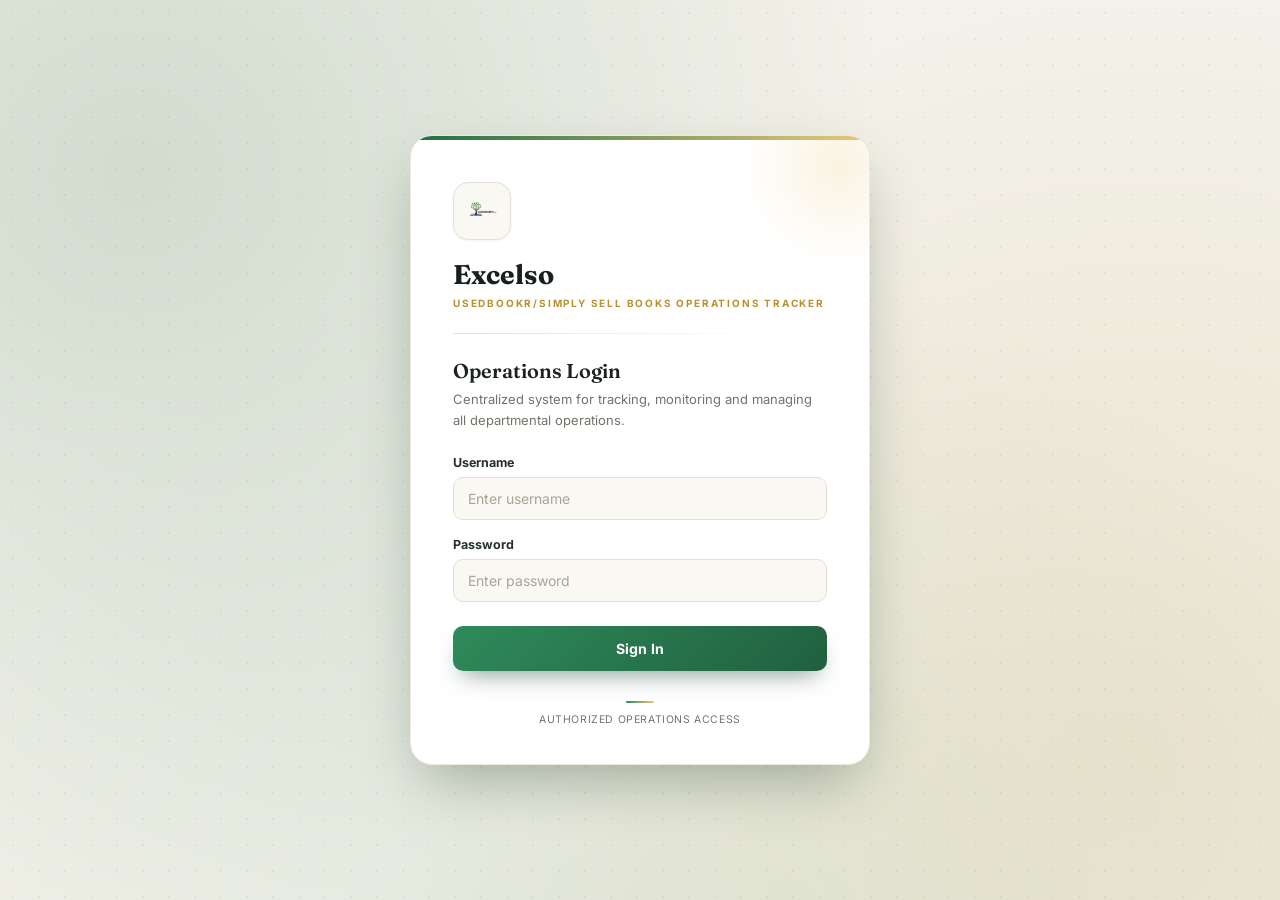
<file: index (8).html>
<!DOCTYPE html>
<html lang="en">
<head>
    <meta charset="UTF-8">
    <meta name="viewport" content="width=device-width, initial-scale=1.0, viewport-fit=cover">
    <title>Excelso — Operations Management</title>

    <link rel="preconnect" href="https://fonts.googleapis.com">
    <link rel="preconnect" href="https://fonts.gstatic.com" crossorigin>
    <link href="https://fonts.googleapis.com/css2?family=Fraunces:opsz,wght@9..144,500;9..144,600;9..144,700&family=Inter:wght@400;500;600;700;800&family=IBM+Plex+Mono:wght@500;600&display=swap" rel="stylesheet">

    <link rel="stylesheet" href="style.css">
    <!-- Logo is needed immediately on both the login screen and sidebar,
         so preload it instead of letting the browser discover it late
         from inside the CSS/HTML parse. -->
    <link rel="preload" as="image" href="assets/logo-usedbookr.png">
</head>
<body>

<!-- PAGE LOADER -->
<div id="pageLoader" class="page-loader">
    <div class="loader-scene">
        <div class="loader-book">
            <div class="loader-page loader-page-1"></div>
            <div class="loader-page loader-page-2"></div>
            <div class="loader-page loader-page-3"></div>
            <div class="loader-spine"></div>
        </div>
        <div class="loader-leaf loader-leaf-a"></div>
        <div class="loader-leaf loader-leaf-b"></div>
        <div class="loader-leaf loader-leaf-c"></div>
    </div>
    <div class="loader-word"><span>EXCEL</span><span class="loader-word-accent">SO</span></div>
    <p class="loader-caption">Preparing your operations desk…</p>
</div>

<!-- LOGIN SCREEN -->
<div id="loginScreen" class="login-screen">
    <div class="login-aurora"></div>
    <div class="login-main">

        <div class="login-card">
            <div class="login-brand">
                <div class="logo-mark"><img src="assets/logo-usedbookr.png" alt="UsedBookR" decoding="async" fetchpriority="high"></div>
                <h1>Excelso</h1>
                <p>UsedBookR/Simply Sell Books Operations Tracker</p>
            </div>

            <div class="login-divider"></div>

            <h2>Operations Login</h2>
            <p class="login-description">Centralized system for tracking, monitoring and managing all departmental operations.</p>

            <form id="loginForm">
                <div class="form-group">
                    <label for="loginUsername">Username</label>
                    <div class="input-shell">
                        <input type="text" id="loginUsername" name="username" placeholder="Enter username" autocomplete="username" required>
                    </div>
                </div>

                <div class="form-group">
                    <label for="loginPassword">Password</label>
                    <div class="input-shell">
                        <input type="password" id="loginPassword" name="password" placeholder="Enter password" autocomplete="current-password" required>
                    </div>
                </div>

                <div id="loginError" class="login-error">Incorrect username or password. Please try again.</div>

                <button type="submit" class="login-button">
                    <span class="login-button-label">Sign In</span>
                    <span class="login-button-spinner" aria-hidden="true"></span>
                </button>
            </form>

            <div class="login-footer">Authorized Operations Access</div>
        </div>
    </div>
</div>

<!-- APPLICATION -->
<div id="app" class="app" style="display:none;">

    <div id="sidebarBackdrop" class="sidebar-backdrop"></div>

    <!-- SIDEBAR -->
    <aside class="sidebar">
        <div class="sidebar-header">
            <div class="sidebar-logo"><img src="assets/logo-usedbookr.png" alt="UsedBookR" decoding="async" fetchpriority="high"></div>
            <div class="sidebar-brand">
                <strong>Excelso</strong>
                <span>UsedBookR/Simply Sell Books Operations Tracker</span>
            </div>
        </div>

        <nav class="sidebar-navigation">
            <div class="navigation-title">MAIN</div>

            <button class="nav-item active" data-page="dashboard">
                <span class="nav-icon">▦</span><span>Dashboard</span>
            </button>

            <button class="nav-item" data-page="tasks">
                <span class="nav-icon">✓</span><span>All Tasks</span>
            </button>

            <button class="nav-item" data-page="regularTasks">
                <span class="nav-icon">↺</span><span>Regular Tasks</span>
            </button>

            <button class="nav-item" data-page="followups">
                <span class="nav-icon">↻</span><span>Follow-ups</span>
            </button>

            <button class="nav-item" data-page="backlog">
                <span class="nav-icon">▤</span><span>Backlog</span>
            </button>

            <button class="nav-item" data-page="bookFair">
                <span class="nav-icon">◆</span><span>Book Fair</span>
            </button>

            <div class="navigation-title">DEPARTMENTS</div>

            <button class="nav-item department-item" data-department="B2B - Sales">
                <span class="department-code">B2B</span><span>B2B / Sales</span>
            </button>

            <button class="nav-item department-item" data-department="Customer Support">
                <span class="department-code">CS</span><span>Customer Support</span>
            </button>

            <button class="nav-item department-item" data-department="Warehouse">
                <span class="department-code">WH</span><span>Warehouse</span>
            </button>

            <button class="nav-item department-item" data-department="Scanning - Catalog">
                <span class="department-code">SC</span><span>Scanning / Catalog</span>
            </button>

            <button class="nav-item department-item" data-department="Listing - Inventory">
                <span class="department-code">LI</span><span>Listing / Inventory</span>
            </button>

            <button class="nav-item department-item" data-department="Digital Marketing">
                <span class="department-code">DM</span><span>Digital Marketing</span>
            </button>

            <button class="nav-item department-item" data-department="IT - Software Development">
                <span class="department-code">IT</span><span>IT / Software Development</span>
            </button>

            <button class="nav-item department-item" data-department="Finance">
                <span class="department-code">FN</span><span>Finance</span>
            </button>

            <button class="nav-item department-item" data-department="Book Fair - Events">
                <span class="department-code">BF</span><span>Book Fair / Events</span>
            </button>

            <button class="nav-item department-item" data-department="Books and Supply Procurement">
                <span class="department-code">BP</span><span>Books & Supply Procurement</span>
            </button>

            <button class="nav-item department-item" data-department="HR">
                <span class="department-code">HR</span><span>HR</span>
            </button>

            <button class="nav-item department-item" data-department="Data Analysis">
                <span class="department-code">DA</span><span>Data Analysis</span>
            </button>

            <button class="nav-item department-item" data-department="Software Testing">
                <span class="department-code">ST</span><span>Software Testing</span>
            </button>

            <button class="nav-item department-item" data-department="Product Development">
                <span class="department-code">PD</span><span>Product Development</span>
            </button>

            <button class="nav-item" data-page="activity">
                <span class="nav-icon">◷</span><span>Activity Log</span>
            </button>
        </nav>

        <div class="sidebar-footer">
            <div class="logged-user">
                <div id="loggedUserAvatar" class="user-avatar">OT</div>
                <div class="user-details">
                    <strong id="loggedUserName">Operations Tracker</strong>
                    <span id="loggedUserRole">UsedBookR/SimplySellBooks</span>
                </div>
            </div>
            <button id="logoutButton" class="logout-button">
                <span aria-hidden="true">&#10148;</span> Logout
            </button>
        </div>
    </aside>

    <!-- MAIN CONTENT -->
    <main class="main-content">
        <header class="topbar">
            <div class="topbar-left">
                <button id="menuToggle" class="menu-toggle" type="button" aria-label="Toggle navigation">
                    <span></span><span></span><span></span>
                </button>
                <div>
                    <h1 id="pageTitle">Operations Dashboard</h1>
                    <p id="pageSubtitle">Centralized operational monitoring</p>
                </div>
            </div>
            <div class="topbar-right">
                <span id="currentDate">--</span>
                <button id="topAddTask" class="top-add-button" type="button"><span aria-hidden="true">+</span> Add Task</button>
            </div>
        </header>

        <div class="content-area">

            <!-- DASHBOARD -->
            <section id="dashboardPage" class="page active-page">
                <div class="page-header">
                    <div>
                        <span class="page-label">OVERVIEW</span>
                        <h2>Operations Dashboard</h2>
                        <p>Monitor tasks, priorities, follow-ups and performance across all 14 departments.</p>
                    </div>
                    <button id="dashboardAddTask" class="primary-button" type="button">+ Add New Task</button>
                </div>

                <div class="kpi-grid">
                    <div class="kpi-card kpi-total"><span>Total Tasks</span><strong id="totalTasks">0</strong><small>All departments</small></div>
                    <div class="kpi-card kpi-open"><span>Open</span><strong id="openTasks">0</strong><small>Not started</small></div>
                    <div class="kpi-card kpi-progress"><span>In Progress</span><strong id="progressTasks">0</strong><small>Currently working</small></div>
                    <div class="kpi-card kpi-blocked"><span>Blocked</span><strong id="blockedTasks">0</strong><small>Need attention</small></div>
                    <div class="kpi-card kpi-overdue"><span>Overdue</span><strong id="overdueTasks">0</strong><small>Past due date</small></div>
                    <div class="kpi-card kpi-completed"><span>Completed</span><strong id="completedTasks">0</strong><small>Closed tasks</small></div>
                </div>

                <div class="dashboard-columns">
                    <div class="panel">
                        <div class="panel-header"><div><h3>Priority Overview</h3><p>Tasks requiring attention</p></div></div>
                        <div class="priority-list">
                            <div><span><i class="priority-dot priority-dot-high"></i>High Priority</span><strong id="highPriorityCount">0</strong></div>
                            <div><span><i class="priority-dot priority-dot-medium"></i>Medium Priority</span><strong id="mediumPriorityCount">0</strong></div>
                            <div><span><i class="priority-dot priority-dot-low"></i>Low Priority</span><strong id="lowPriorityCount">0</strong></div>
                        </div>
                    </div>

                    <div class="panel">
                        <div class="panel-header"><div><h3>Follow-up Monitoring</h3><p>Actions requiring attention</p></div></div>
                        <div class="followup-summary">
                            <div><strong id="followupsToday">0</strong><span>Due Today</span></div>
                            <div><strong id="followupsOverdue">0</strong><span>Overdue</span></div>
                            <div><strong id="followupsUpcoming">0</strong><span>Upcoming</span></div>
                        </div>
                    </div>
                </div>

                <div class="panel">
                    <div class="panel-header"><div><h3>Recent Tasks</h3><p>Latest operational updates</p></div></div>
                    <div class="table-container">
                        <table>
                            <thead><tr><th>Task ID</th><th>Task</th><th>Department</th><th>Assigned To</th><th>Priority</th><th>Status</th><th>Due Date</th></tr></thead>
                            <tbody id="recentTasksTable"><tr><td colspan="7" class="empty-table">Loading tasks...</td></tr></tbody>
                        </table>
                    </div>
                </div>

                <div class="panel ecosystem-panel">
                    <div class="ecosystem-copy">
                        <span class="page-label">THE ECOSYSTEM</span>
                        <h3>One loop, two storefronts</h3>
                        <p>Excelso is the operational backbone connecting UsedbookR.com and SimplySellBooks — every task logged here keeps books moving from buy to resell and back again.</p>
                    </div>
                    <div class="ecosystem-image">
                        <img src="assets/logo-cycle.png" alt="Buy, Read, Resell, Repeat — UsedBookR and SimplySellBooks ecosystem">
                    </div>
                </div>
            </section>

            <!-- REGULAR TASKS -->
            <section id="regularTasksPage" class="page" data-page="regularTasks">
                <div class="page-header">
                    <div>
                        <span class="page-label">RECURRING WORK</span>
                        <h2>Regular Tasks</h2>
                        <p>Complete and update your recurring operational tasks.</p>
                    </div>
                </div>
                <div id="regularTasksContainer" class="regular-tasks-container">
                    <div class="regular-tasks-loading">Loading regular tasks...</div>
                </div>
            </section>

            <!-- ALL TASKS -->
            <section id="tasksPage" class="page">
                <div class="page-header">
                    <div>
                        <span class="page-label">TASK MANAGEMENT</span>
                        <h2>All Tasks</h2>
                        <p>Manage tasks across all departments.</p>
                    </div>
                    <div class="page-header-actions">
                        <button id="exportTasksButton" class="secondary-button" type="button">⭳ Export CSV</button>
                        <button id="tasksAddButton" class="primary-button" type="button">+ Add New Task</button>
                    </div>
                </div>

                <div class="filter-panel">
                    <div class="filter-field"><label for="taskSearch">Search</label><input type="search" id="taskSearch" placeholder="Search tasks..."></div>
                    <div class="filter-field"><label for="departmentFilter">Department</label><select id="departmentFilter"><option value="">All Departments</option></select></div>
                    <div class="filter-field">
                        <label for="priorityFilter">Priority</label>
                        <select id="priorityFilter">
                            <option value="">All Priorities</option>
                            <option value="High">High</option>
                            <option value="Medium">Medium</option>
                            <option value="Low">Low</option>
                        </select>
                    </div>
                    <div class="filter-field">
                        <label for="statusFilter">Status</label>
                        <select id="statusFilter">
                            <option value="">All Statuses</option>
                            <option value="Open">Open</option>
                            <option value="In Progress">In Progress</option>
                            <option value="Blocked">Blocked</option>
                            <option value="Completed">Completed</option>
                            <option value="Overdue">Overdue</option>
                        </select>
                    </div>
                </div>

                <div class="panel">
                    <div class="table-container">
                        <table>
                            <thead><tr><th>ID</th><th>Task</th><th>Department</th><th>Assigned To</th><th>Priority</th><th>Status</th><th>Due Date</th><th>Checklist</th><th>Actions</th></tr></thead>
                            <tbody id="allTasksTable"><tr><td colspan="9" class="empty-table">Loading tasks...</td></tr></tbody>
                        </table>
                    </div>
                </div>
            </section>

            <!-- FOLLOW UPS -->
            <section id="followupsPage" class="page">
                <div class="page-header">
                    <div>
                        <span class="page-label">MONITORING</span>
                        <h2>Follow-ups</h2>
                        <p>Monitor commitments and pending actions.</p>
                    </div>
                </div>
                <div class="followup-dashboard">
                    <div class="followup-card"><span>Due Today</span><strong id="followupPageToday">0</strong></div>
                    <div class="followup-card"><span>Overdue</span><strong id="followupPageOverdue">0</strong></div>
                    <div class="followup-card"><span>Upcoming</span><strong id="followupPageUpcoming">0</strong></div>
                </div>
                <div class="panel">
                    <div class="table-container">
                        <table>
                            <thead><tr><th>Task ID</th><th>Task</th><th>Department</th><th>Assigned To</th><th>Follow-up Date</th><th>Last Action</th><th>Status</th></tr></thead>
                            <tbody id="followupsTable"><tr><td colspan="7" class="empty-table">Loading follow-ups...</td></tr></tbody>
                        </table>
                    </div>
                </div>
            </section>

            <!-- BACKLOG -->
            <section id="backlogPage" class="page">
                <div class="page-header">
                    <div>
                        <span class="page-label">FUTURE / PAUSED WORK</span>
                        <h2>Backlog</h2>
                        <p>Future and paused tasks parked for later, with discussion in comments.</p>
                    </div>
                    <button type="button" class="primary-button" id="backlogAddButton">+ Add Backlog Item</button>
                </div>
                <div class="filter-panel">
                    <div class="filter-field"><label for="backlogDepartmentFilter">Department</label><select id="backlogDepartmentFilter"><option value="">All Departments</option></select></div>
                </div>
                <div id="backlogGrid" class="backlog-grid">
                    <div class="empty-state">Loading backlog...</div>
                </div>
            </section>

            <!-- BOOK FAIR -->
            <section id="bookFairPage" class="page">
                <div class="page-header">
                    <div>
                        <span class="page-label">EVENTS</span>
                        <h2>Book Fair</h2>
                        <p>Book Fair / Events tasks — priority tasks appear first, each with its own checklist.</p>
                    </div>
                    <button id="bookFairAddButton" class="primary-button" type="button">+ Add Task</button>
                </div>
                <div id="bookFairGrid" class="bookfair-grid">
                    <div class="empty-state">Loading Book Fair tasks...</div>
                </div>
            </section>

            <!-- DEPARTMENT LIST -->
            <section id="departmentsPage" class="page">
                <div class="page-header">
                    <div>
                        <span class="page-label">ORGANIZATION</span>
                        <h2>Departments</h2>
                        <p>All 14 departments and their operational workload.</p>
                    </div>
                </div>
                <div id="departmentsGrid" class="departments-grid"></div>
            </section>

            <!-- DEPARTMENT DETAIL -->
            <section id="departmentDetailPage" class="page">
                <div class="page-header">
                    <div>
                        <span id="departmentDetailCode" class="page-label">DEPARTMENT</span>
                        <h2 id="departmentDetailTitle">Department</h2>
                        <p id="departmentDetailSubtitle">Department operational overview.</p>
                    </div>
                    <button id="departmentAddTaskButton" class="primary-button" type="button">+ Add Task</button>
                </div>

                <div class="kpi-grid">
                    <div class="kpi-card"><span>Total Tasks</span><strong id="departmentTotal">0</strong></div>
                    <div class="kpi-card"><span>Open</span><strong id="departmentOpen">0</strong></div>
                    <div class="kpi-card"><span>In Progress</span><strong id="departmentProgress">0</strong></div>
                    <div class="kpi-card"><span>Blocked</span><strong id="departmentBlocked">0</strong></div>
                    <div class="kpi-card"><span>Overdue</span><strong id="departmentOverdue">0</strong></div>
                    <div class="kpi-card"><span>Completed</span><strong id="departmentCompleted">0</strong></div>
                </div>

                <div class="panel">
                    <div class="panel-header"><div><h3>Department Tasks</h3><p>Tasks assigned to this department.</p></div></div>
                    <div class="table-container">
                        <table>
                            <thead><tr><th>ID</th><th>Task</th><th>Assigned To</th><th>Priority</th><th>Status</th><th>Due Date</th><th>Follow-up</th><th>Checklist</th><th>Action</th></tr></thead>
                            <tbody id="departmentTasksTable"><tr><td colspan="9" class="empty-table">Loading tasks...</td></tr></tbody>
                        </table>
                    </div>
                </div>
            </section>

            <!-- ACTIVITY LOG -->
            <section id="activityPage" class="page">
                <div class="page-header">
                    <div>
                        <span class="page-label">AUDIT TRAIL</span>
                        <h2>Activity Log</h2>
                        <p>Track task changes and follow-up actions.</p>
                    </div>
                </div>
                <div class="panel">
                    <div id="activityTimeline" class="activity-timeline">
                        <div class="empty-state">Loading activity...</div>
                    </div>
                </div>
            </section>
        </div>
    </main>
</div>

<!-- TASK MODAL -->
<div id="taskModal" class="modal-overlay" style="display:none;">
    <div class="modal">
        <div class="modal-header">
            <div><span class="modal-label">TASK</span><h2 id="taskModalTitle">Add New Task</h2></div>
            <button id="closeTaskModal" class="modal-close" type="button" aria-label="Close">×</button>
        </div>

        <form id="taskForm">
            <input type="hidden" id="editTaskId">
            <div class="form-grid">
                <div class="form-group full-width">
                    <label for="taskName">Task *</label>
                    <input type="text" id="taskName" placeholder="Enter task" required>
                </div>

                <div class="form-group">
                    <label for="taskDepartment">Department *</label>
                    <select id="taskDepartment" required><option value="">Select Department</option></select>
                </div>

                <div class="form-group">
                    <label for="taskAssignedTo">Assigned To *</label>
                    <input type="text" id="taskAssignedTo" placeholder="Responsible person" required>
                </div>

                <div class="form-group">
                    <label for="taskPriority">Priority *</label>
                    <select id="taskPriority" required>
                        <option value="High">High</option>
                        <option value="Medium" selected>Medium</option>
                        <option value="Low">Low</option>
                    </select>
                </div>

                <div class="form-group">
                    <label for="taskStatus">Status *</label>
                    <select id="taskStatus" required>
                        <option value="Open">Open</option>
                        <option value="In Progress">In Progress</option>
                        <option value="Blocked">Blocked</option>
                        <option value="Completed">Completed</option>
                    </select>
                </div>

                <div class="form-group"><label for="taskCreatedDate">Created Date</label><input type="date" id="taskCreatedDate"></div>
                <div class="form-group"><label for="taskDueDate">Due Date *</label><input type="date" id="taskDueDate" required></div>
                <div class="form-group"><label for="taskFollowupDate">Follow-up Date</label><input type="date" id="taskFollowupDate"></div>

                <div class="form-group full-width">
                    <label for="taskFollowupAction">Follow-up / Action Taken</label>
                    <textarea id="taskFollowupAction" rows="4" placeholder="Record calls, messages, meetings or actions taken..."></textarea>
                </div>

                <div class="form-group full-width">
                    <label for="taskRemarks">Remarks</label>
                    <textarea id="taskRemarks" rows="4" placeholder="Additional information, dependencies or notes..."></textarea>
                </div>
            </div>

            <div class="modal-footer">
                <button type="button" id="cancelTaskButton" class="secondary-button">Cancel</button>
                <button type="submit" class="primary-button">Save Task</button>
            </div>
        </form>
    </div>
</div>

<!-- REGULAR TASK UPDATE MODAL -->
<div id="regularTaskUpdateModal" class="regular-task-update-modal" style="display: none;">
    <div class="regular-task-update-modal-overlay" onclick="closeRegularTaskUpdate()"></div>

    <div class="regular-task-update-modal-card">
        <div class="regular-task-update-modal-header">
            <div><h2>Update Regular Task</h2><p id="regularTaskUpdateTaskName">Regular Task</p></div>
            <button type="button" class="regular-task-update-close" onclick="closeRegularTaskUpdate()">×</button>
        </div>

        <div class="regular-task-update-info">
            <div><span>Task ID</span><strong id="regularTaskUpdateTaskId">-</strong></div>
            <div><span>Department</span><strong id="regularTaskUpdateDepartment">-</strong></div>
            <div><span>Expected Time</span><strong id="regularTaskUpdateExpectedTime">-</strong></div>
        </div>

        <form id="regularTaskUpdateForm">
            <div class="form-group">
                <label for="regularTaskStatus">Status</label>
                <select id="regularTaskStatus" required>
                    <option value="">Select status</option>
                    <option value="Completed">Completed</option>
                    <option value="Pending">Pending</option>
                </select>
            </div>

            <div class="form-group">
                <label for="regularTaskDescription">Description</label>
                <textarea id="regularTaskDescription" rows="5" placeholder="Enter your update or remarks..." required></textarea>
            </div>

            <div id="regularTaskUpdateError" class="regular-task-update-error"></div>

            <div class="regular-task-update-actions">
                <button type="button" class="secondary-button" onclick="closeRegularTaskUpdate()">Cancel</button>
                <button type="submit" class="primary-button" id="saveRegularTaskUpdateButton">Save Update</button>
            </div>
        </form>
    </div>
</div>

<!-- TASK DETAIL DRAWER (All Tasks / Master Tasks / Book Fair) -->
<div id="taskDetailDrawer" class="detail-drawer" style="display:none;">
    <div class="detail-drawer-overlay" onclick="closeTaskDetailDrawer()"></div>
    <div class="detail-drawer-panel">
        <button type="button" class="detail-drawer-close" onclick="closeTaskDetailDrawer()" aria-label="Close">×</button>

        <div class="detail-drawer-body">

            <div class="detail-drawer-main">
                <span class="page-label">TASK</span>
                <h2 id="taskDetailName">Task name</h2>

                <div class="detail-drawer-field">
                    <label>Description</label>
                    <textarea id="taskDetailDescription" rows="3" placeholder="No description yet."></textarea>
                </div>

                <div class="detail-drawer-checklist">
                    <div class="detail-drawer-section-header">
                        <h3>Checklist</h3>
                        <span id="taskDetailChecklistProgress" class="checklist-progress">0/0</span>
                    </div>
                    <div id="taskDetailChecklistList" class="checklist-list"></div>
                    <form id="taskDetailChecklistForm" class="checklist-add-form">
                        <input type="text" id="taskDetailChecklistInput" placeholder="Add checklist item...">
                        <button type="submit">+ Add</button>
                    </form>
                </div>

                <div class="detail-drawer-comments">
                    <h3>Comments</h3>
                    <div id="taskDetailComments" class="comment-thread"></div>
                    <form id="taskDetailCommentForm" class="comment-form">
                        <textarea id="taskDetailCommentInput" rows="2" placeholder="Add a comment..." required></textarea>
                        <button type="submit" class="primary-button">Post Comment</button>
                    </form>
                </div>
            </div>

            <aside class="detail-drawer-meta">
                <span class="page-label">DETAILS</span>

                <div class="meta-field">
                    <label>Task ID</label>
                    <input type="text" id="taskDetailId" disabled>
                </div>
                <div class="meta-field">
                    <label>Department</label>
                    <input type="text" id="taskDetailDepartment" disabled>
                </div>
                <div class="meta-field">
                    <label>Assigned To</label>
                    <input type="text" id="taskDetailAssignedTo">
                </div>
                <div class="meta-field">
                    <label>Priority</label>
                    <select id="taskDetailPriority">
                        <option value="High">High</option>
                        <option value="Medium">Medium</option>
                        <option value="Low">Low</option>
                    </select>
                </div>
                <div class="meta-field">
                    <label>Status</label>
                    <select id="taskDetailStatus">
                        <option value="Open">Open</option>
                        <option value="In Progress">In Progress</option>
                        <option value="Blocked">Blocked</option>
                        <option value="Completed">Completed</option>
                    </select>
                    <small class="meta-field-hint">Anyone with access can update status.</small>
                </div>
                <div class="meta-field">
                    <label>Created Date</label>
                    <input type="date" id="taskDetailCreatedDate" disabled>
                </div>
                <div class="meta-field">
                    <label>Due Date</label>
                    <input type="date" id="taskDetailDueDate">
                </div>
                <div class="meta-field">
                    <label>Follow-up Date</label>
                    <input type="date" id="taskDetailFollowupDate">
                </div>

                <button type="button" id="taskDetailSaveMetaButton" class="primary-button" style="display:none;">Save Changes</button>
                <p id="taskDetailLockedNote" class="meta-locked-note">Only the Operations Head / Founder can edit assignment, priority and dates.</p>
            </aside>

        </div>
    </div>
</div>

<!-- BACKLOG ITEM MODAL -->
<div id="backlogItemModal" class="modal-overlay" style="display:none;">
    <div class="modal">
        <div class="modal-header">
            <div><span class="modal-label">BACKLOG</span><h2 id="backlogModalTitle">Add Backlog Item</h2></div>
            <button id="closeBacklogModal" class="modal-close" type="button" aria-label="Close">×</button>
        </div>

        <form id="backlogItemForm">
            <input type="hidden" id="editBacklogId">
            <div class="form-grid">
                <div class="form-group full-width">
                    <label for="backlogTitle">Title *</label>
                    <input type="text" id="backlogTitle" placeholder="Enter backlog item title" required>
                </div>

                <div class="form-group">
                    <label for="backlogDepartment">Department</label>
                    <select id="backlogDepartment"><option value="">Unassigned</option></select>
                </div>

                <div class="form-group">
                    <label for="backlogStatus">Status</label>
                    <select id="backlogStatus">
                        <option value="Backlog">Backlog (future)</option>
                        <option value="Paused">Paused</option>
                    </select>
                </div>

                <div class="form-group full-width">
                    <label for="backlogDescription">Description</label>
                    <textarea id="backlogDescription" rows="4" placeholder="What is this task, and why is it parked?"></textarea>
                </div>
            </div>

            <div class="modal-footer">
                <button type="button" id="cancelBacklogButton" class="secondary-button">Cancel</button>
                <button type="submit" class="primary-button" id="saveBacklogItemButton">Save Item</button>
            </div>
        </form>
    </div>
</div>

<!-- BACKLOG DETAIL DRAWER -->
<div id="backlogDetailDrawer" class="detail-drawer" style="display:none;">
    <div class="detail-drawer-overlay" onclick="closeBacklogDetailDrawer()"></div>
    <div class="detail-drawer-panel detail-drawer-panel-single">
        <button type="button" class="detail-drawer-close" onclick="closeBacklogDetailDrawer()" aria-label="Close">×</button>

        <div class="detail-drawer-body detail-drawer-body-single">
            <div class="detail-drawer-main">
                <span id="backlogDetailStatusLabel" class="page-label">BACKLOG</span>
                <h2 id="backlogDetailTitle">Backlog item</h2>
                <p class="detail-drawer-meta-line">
                    Created <strong id="backlogDetailCreatedDate">-</strong>
                    <span id="backlogDetailDepartment"></span>
                </p>
                <p id="backlogDetailDescription" class="detail-drawer-static-description">-</p>

                <div class="detail-drawer-comments">
                    <h3>Comments</h3>
                    <div id="backlogDetailComments" class="comment-thread"></div>
                    <form id="backlogDetailCommentForm" class="comment-form">
                        <textarea id="backlogDetailCommentInput" rows="2" placeholder="Add a comment..." required></textarea>
                        <button type="submit" class="primary-button">Post Comment</button>
                    </form>
                </div>
            </div>
        </div>
    </div>
</div>

<!-- NOTIFICATION -->
<div id="notification" class="notification">
    <div class="notification-icon" aria-hidden="true">✓</div>
    <div class="notification-body">
        <strong id="notificationTitle">Notification</strong>
        <span id="notificationMessage">--</span>
    </div>
</div>

<!-- ACTION LOADER (mini mascot shown while saving) -->
<div id="actionLoader" class="action-loader" aria-live="polite">
    <div class="action-loader-mascot">
        <div class="action-loader-page action-loader-page-1"></div>
        <div class="action-loader-page action-loader-page-2"></div>
        <div class="action-loader-spine"></div>
    </div>
    <span id="actionLoaderText">Saving…</span>
</div>

<script src="script.js"></script>
</body>
</html>
</file>
<file: style.css>
/* =========================================================
   EXCELSO — Operations Management System
   Design tokens: ledger-green + warm paper + ink,
   inspired by the UsedBookR tree mark and bound books.
========================================================= */

* {
    box-sizing: border-box;
    margin: 0;
    padding: 0;
}

:root {
    /* -- brand palette -- */
    --ink: #16201c;
    --ink-soft: #263229;
    --forest: #1f6d45;
    --forest-dark: #123b26;
    --forest-deep: #0d2b1c;
    --forest-mid: #2f8a5b;
    --gold: #b8912f;
    --gold-soft: #e7c876;
    --page-blue: #3b5ba6;

    --background: #f3f1e9;
    --surface: #ffffff;
    --surface-alt: #faf8f2;
    --border: #e4e0d3;
    --border-soft: #ecead9;

    --text: #1c231f;
    --muted: #6f7669;

    --success: #1f6d45;
    --warning: #b8912f;
    --danger: #b23a34;

    --sidebar-width: 278px;

    --radius-sm: 8px;
    --radius-md: 12px;
    --radius-lg: 18px;

    --shadow-sm: 0 1px 2px rgba(22, 32, 28, 0.06);
    --shadow-md: 0 10px 30px -12px rgba(22, 32, 28, 0.18);
    --shadow-lg: 0 25px 60px -15px rgba(13, 43, 28, 0.35);

    --ease: cubic-bezier(0.22, 1, 0.36, 1);
    --ease-soft: cubic-bezier(0.4, 0, 0.2, 1);

    --font-display: "Fraunces", "Iowan Old Style", Georgia, serif;
    --font-body: "Inter", -apple-system, BlinkMacSystemFont, "Segoe UI", Arial, sans-serif;
    --font-mono: "IBM Plex Mono", "SFMono-Regular", Menlo, monospace;
}

@media (prefers-reduced-motion: reduce) {
    *, *::before, *::after {
        animation-duration: 0.01ms !important;
        animation-iteration-count: 1 !important;
        transition-duration: 0.01ms !important;
        scroll-behavior: auto !important;
    }
}

html {
    scroll-behavior: smooth;
}

body {
    font-family: var(--font-body);
    background: var(--background);
    color: var(--text);
    min-height: 100vh;
    -webkit-font-smoothing: antialiased;
}

button, input, select, textarea {
    font-family: inherit;
}

:focus-visible {
    outline: 2px solid var(--forest-mid);
    outline-offset: 2px;
    border-radius: 4px;
}

/* custom scrollbars (webkit) */
::-webkit-scrollbar { width: 9px; height: 9px; }
::-webkit-scrollbar-track { background: transparent; }
::-webkit-scrollbar-thumb {
    background: #cfcabb;
    border-radius: 6px;
    border: 2px solid var(--background);
}
::-webkit-scrollbar-thumb:hover { background: var(--forest-mid); }

/* subtle paper-grain texture used behind dark surfaces */
.grain-texture {
    background-image:
        radial-gradient(rgba(255,255,255,0.05) 1px, transparent 1px);
    background-size: 3px 3px;
}

/* =========================================================
   PAGE LOADER
========================================================= */

.page-loader {
    position: fixed;
    inset: 0;
    z-index: 5000;
    display: flex;
    flex-direction: column;
    align-items: center;
    justify-content: center;
    gap: 22px;
    background: radial-gradient(circle at 30% 20%, #1a4a30 0%, var(--forest-deep) 55%, #0a1f14 100%);
    transition: opacity 0.3s var(--ease), visibility 0.3s var(--ease);
}

.page-loader.loader-hidden { opacity: 0; visibility: hidden; pointer-events: none; }

.loader-scene { position: relative; width: 140px; height: 110px; }

.loader-book { position: absolute; left: 50%; bottom: 6px; transform: translateX(-50%); width: 100px; height: 14px; }

.loader-spine {
    position: absolute; left: 50%; bottom: 0; transform: translateX(-50%);
    width: 6px; height: 66px; border-radius: 3px; background: var(--gold-soft); opacity: 0.9;
}

.loader-page {
    position: absolute; bottom: 0; left: 50%; width: 56px; height: 66px;
    background: var(--surface-alt); border-radius: 3px 10px 10px 3px;
    transform-origin: left center; box-shadow: 0 6px 16px rgba(0,0,0,0.25);
    animation: page-turn 1.8s var(--ease-soft) infinite;
}

.loader-page-1 { animation-delay: 0s; }
.loader-page-2 { animation-delay: 0.22s; background: #f5f2e8; }
.loader-page-3 { animation-delay: 0.44s; background: #efece0; }

@keyframes page-turn {
    0%   { transform: translateX(0) rotateY(0deg); }
    35%  { transform: translateX(0) rotateY(-150deg); }
    36%  { transform: translateX(0) rotateY(-150deg); opacity: 0; }
    37%  { opacity: 0; }
    38%  { transform: translateX(0) rotateY(0deg); opacity: 0; }
    45%  { opacity: 1; }
    100% { transform: translateX(0) rotateY(0deg); }
}

.loader-leaf {
    position: absolute; width: 10px; height: 16px; background: var(--forest-mid);
    border-radius: 0 100% 0 100%; opacity: 0; animation: leaf-float 2.4s var(--ease-soft) infinite;
}

.loader-leaf-a { top: 4px; left: 22px; animation-delay: 0.1s; }
.loader-leaf-b { top: -4px; left: 66px; animation-delay: 0.7s; background: var(--gold-soft); }
.loader-leaf-c { top: 10px; left: 108px; animation-delay: 1.3s; }

@keyframes leaf-float {
    0%   { opacity: 0; transform: translateY(6px) rotate(0deg); }
    20%  { opacity: 0.9; }
    80%  { opacity: 0.6; }
    100% { opacity: 0; transform: translateY(-22px) rotate(30deg); }
}

.loader-word { font-family: var(--font-display); font-weight: 600; font-size: 26px; letter-spacing: 4px; color: #f4f1e6; }
.loader-word-accent { color: var(--gold-soft); }
.loader-caption { font-size: 12px; letter-spacing: 0.5px; color: #b9c9bd; animation: caption-pulse 1.6s ease-in-out infinite; }

@keyframes caption-pulse { 0%, 100% { opacity: 0.55; } 50% { opacity: 1; } }

/* =========================================================
   LOGIN — "THE LEDGER DESK"
   Single, centered card. No side showcase panel.
========================================================= */

.login-screen {
    min-height: 100vh;
    display: flex;
    align-items: center;
    justify-content: center;
    position: relative;
    overflow: hidden;
    background: var(--background);
    padding: 24px;
}

.login-screen::before {
    content: "";
    position: absolute;
    inset: 0;
    background-image: radial-gradient(rgba(31, 109, 69, 0.07) 1px, transparent 1px);
    background-size: 26px 26px;
    pointer-events: none;
}

.login-aurora {
    position: absolute;
    inset: -20%;
    z-index: 0;
    background:
        radial-gradient(circle at 22% 28%, rgba(31, 109, 69, 0.16) 0%, transparent 45%),
        radial-gradient(circle at 78% 74%, rgba(184, 145, 47, 0.14) 0%, transparent 45%),
        radial-gradient(circle at 50% 100%, rgba(47, 138, 91, 0.10) 0%, transparent 55%);
    animation: aurora-drift 16s ease-in-out infinite alternate;
    pointer-events: none;
}

@keyframes aurora-drift {
    0%   { transform: translate(0, 0) scale(1); }
    100% { transform: translate(-3%, 2%) scale(1.05); }
}

.login-main {
    position: relative;
    z-index: 1;
    width: 100%;
    max-width: 460px;
}

.login-card {
    position: relative;
    padding: 46px 42px 38px;
    background: var(--surface);
    border-radius: 22px;
    overflow: hidden;
    box-shadow: var(--shadow-lg);
    border: 1px solid var(--border-soft);
    animation: rise-in 0.7s var(--ease) both;
}

@keyframes rise-in {
    from { opacity: 0; transform: translateY(18px); }
    to   { opacity: 1; transform: translateY(0); }
}

/* thin animated accent bar along the top of the card — a slow, running
   gradient shimmer that keeps the login screen quietly alive. */
.login-card::before {
    content: "";
    position: absolute;
    top: 0; left: 0; right: 0;
    height: 4px;
    background: linear-gradient(90deg, var(--forest), var(--gold-soft), var(--forest-mid), var(--forest));
    background-size: 300% 100%;
    animation: ledger-shimmer 6s linear infinite;
}

@keyframes ledger-shimmer {
    0%   { background-position: 0% 0%; }
    100% { background-position: 300% 0%; }
}

/* soft drifting glow tucked behind the brand mark, standing in for the
   old showcase illustration in a much smaller, quieter form */
.login-card::after {
    content: "";
    position: absolute;
    top: -70px; right: -70px;
    width: 200px; height: 200px;
    border-radius: 50%;
    background: radial-gradient(circle, rgba(231, 200, 118, 0.22) 0%, transparent 70%);
    animation: glow-pulse 5s ease-in-out infinite;
    pointer-events: none;
}

@keyframes glow-pulse {
    0%, 100% { opacity: 0.6; transform: scale(1); }
    50%      { opacity: 1;   transform: scale(1.15); }
}

.login-brand { position: relative; text-align: left; }

.logo-mark {
    width: 58px; height: 58px; margin-bottom: 18px;
    display: flex; align-items: center; justify-content: center;
    border-radius: 15px; background: var(--surface-alt); border: 1px solid var(--border);
    box-shadow: var(--shadow-sm); padding: 8px;
    transition: transform 0.35s var(--ease-soft), box-shadow 0.35s var(--ease-soft);
}

.logo-mark:hover { transform: rotate(-4deg) scale(1.05); box-shadow: var(--shadow-md); }

.logo-mark img { width: 100%; height: 100%; object-fit: contain; }

.login-brand h1 { font-family: var(--font-display); font-size: 27px; font-weight: 700; color: var(--ink); }
.login-brand p { margin-top: 6px; font-size: 10px; font-weight: 700; letter-spacing: 1.8px; color: var(--gold); text-transform: uppercase; }

.login-divider { height: 1px; background: linear-gradient(90deg, var(--border), transparent 85%); margin: 24px 0; }

.login-card h2 { font-family: var(--font-display); font-size: 20px; font-weight: 600; margin-bottom: 6px; }
.login-description { color: var(--muted); font-size: 13px; line-height: 1.6; margin-bottom: 24px; }

#loginForm .form-group + .form-group { margin-top: 17px; }

.form-group { display: flex; flex-direction: column; gap: 7px; }
.form-group label { font-size: 12.5px; font-weight: 700; color: var(--ink-soft); }

/* -- input shell: icon-free, with an animated gradient ring on focus -- */
.input-shell { position: relative; display: flex; align-items: center; border-radius: 10px; }

.input-shell::after {
    content: "";
    position: absolute;
    inset: -2px;
    border-radius: 12px;
    background: linear-gradient(120deg, var(--forest-mid), var(--gold-soft), var(--forest-mid));
    background-size: 220% 220%;
    opacity: 0;
    z-index: -1;
    transition: opacity 0.25s var(--ease-soft);
}

.input-shell:focus-within::after { opacity: 1; animation: shell-shimmer 3s linear infinite; }

@keyframes shell-shimmer { 0% { background-position: 0% 50%; } 100% { background-position: 200% 50%; } }

.input-shell input { width: 100%; }

.form-group input,
.form-group select,
.form-group textarea,
.filter-field input,
.filter-field select {
    width: 100%;
    border: 1.5px solid var(--border);
    border-radius: 10px;
    padding: 12px 14px;
    font-size: 14px;
    background: var(--surface-alt);
    color: var(--text);
    outline: none;
    transition: border-color 0.2s var(--ease-soft), box-shadow 0.2s var(--ease-soft), background 0.2s var(--ease-soft), transform 0.15s var(--ease-soft);
}

.form-group input::placeholder,
.form-group textarea::placeholder { color: #a8a496; }

.form-group input:hover,
.form-group select:hover,
.form-group textarea:hover,
.filter-field input:hover,
.filter-field select:hover { border-color: #cfcabb; }

.form-group input:focus,
.form-group select:focus,
.form-group textarea:focus,
.filter-field input:focus,
.filter-field select:focus {
    border-color: var(--forest-mid);
    background: var(--surface);
    box-shadow: 0 0 0 4px rgba(47, 138, 91, 0.13);
}

/* -- textareas: the "messy" free-text fields, tidied up -- */
.form-group textarea {
    resize: vertical;
    min-height: 96px;
    line-height: 1.65;
    font-size: 13.5px;
}

.login-button {
    position: relative;
    width: 100%;
    margin-top: 24px;
    padding: 14px 16px;
    border: none;
    border-radius: 10px;
    background: linear-gradient(135deg, var(--forest-mid) 0%, var(--forest-dark) 100%);
    background-size: 200% 100%;
    color: white;
    font-weight: 700;
    font-size: 14px;
    letter-spacing: 0.2px;
    cursor: pointer;
    display: flex;
    align-items: center;
    justify-content: center;
    gap: 10px;
    overflow: hidden;
    box-shadow: 0 12px 24px -10px rgba(18, 59, 38, 0.55);
    transition: transform 0.18s var(--ease-soft), box-shadow 0.18s var(--ease-soft), background-position 0.4s var(--ease-soft);
}

.login-button::before {
    content: "";
    position: absolute;
    top: 0;
    left: -60%;
    width: 40%;
    height: 100%;
    background: linear-gradient(120deg, transparent, rgba(255,255,255,0.35), transparent);
    transform: skewX(-20deg);
    transition: left 0.6s var(--ease-soft);
}

.login-button:hover { transform: translateY(-2px); background-position: 100% 0; box-shadow: 0 18px 32px -10px rgba(18, 59, 38, 0.62); }
.login-button:hover::before { left: 130%; }
.login-button:active { transform: translateY(0px) scale(0.99); }

.login-button-spinner { display: none; width: 15px; height: 15px; border-radius: 50%; border: 2px solid rgba(255,255,255,0.35); border-top-color: #fff; }
.login-button.is-loading .login-button-spinner { display: inline-block; animation: spin 0.7s linear infinite; }
.login-button.is-loading .login-button-label { opacity: 0.85; }

@keyframes spin { to { transform: rotate(360deg); } }

.login-error {
    display: none; margin-top: 15px; padding: 10px 12px; border-radius: 10px;
    border: 1px solid #f3caca; background: #fdf1f1; color: var(--danger); font-size: 12.5px;
    animation: shake 0.4s var(--ease-soft);
}

.login-error.show { display: block; }

@keyframes shake { 0%, 100% { transform: translateX(0); } 25% { transform: translateX(-5px); } 75% { transform: translateX(5px); } }

/* -- password visibility toggle -- */
.input-shell-password input { padding-right: 44px; }

.password-toggle {
    position: absolute; right: 6px; top: 50%; transform: translateY(-50%);
    width: 32px; height: 32px; display: flex; align-items: center; justify-content: center;
    border: none; background: transparent; color: var(--muted); cursor: pointer; border-radius: 8px;
    transition: color 0.15s var(--ease-soft), background-color 0.15s var(--ease-soft);
}

.password-toggle:hover { color: var(--forest-mid); background: var(--surface-alt); }
.password-toggle svg { display: block; }

.login-footer {
    position: relative;
    margin-top: 30px;
    text-align: center;
    font-size: 10.5px;
    letter-spacing: 0.6px;
    color: var(--muted);
    text-transform: uppercase;
}

.login-footer::before {
    content: "";
    display: block;
    width: 28px;
    height: 2px;
    border-radius: 2px;
    margin: 0 auto 10px;
    background: linear-gradient(90deg, var(--forest-mid), var(--gold-soft));
}

/* =========================================================
   APPLICATION
========================================================= */

.app { min-height: 100vh; display: flex; animation: fade-in 0.5s var(--ease-soft) both; }

@keyframes fade-in { from { opacity: 0; } to { opacity: 1; } }

.sidebar-backdrop {
    display: none; position: fixed; inset: 0; background: rgba(13, 43, 28, 0.5);
    backdrop-filter: blur(2px); z-index: 999; opacity: 0; transition: opacity 0.25s var(--ease-soft);
}

.sidebar-backdrop.show { display: block; opacity: 1; }

/* =========================================================
   SIDEBAR
========================================================= */

.sidebar {
    width: var(--sidebar-width);
    position: fixed; top: 0; bottom: 0; left: 0;
    display: flex; flex-direction: column;
    background: linear-gradient(185deg, var(--forest-deep) 0%, #0f2818 100%);
    color: white; overflow-y: auto; overflow-x: hidden; z-index: 1000;
    box-shadow: 4px 0 24px rgba(0,0,0,0.12);
    transition: transform 0.3s var(--ease);
}

.sidebar::-webkit-scrollbar { width: 6px; }
.sidebar::-webkit-scrollbar-thumb { background: rgba(255,255,255,0.12); border-radius: 3px; }

.sidebar-header {
    position: relative;
    height: 76px; display: flex; align-items: center; gap: 12px; padding: 0 22px;
    border-bottom: 1px solid rgba(255,255,255,0.08); flex-shrink: 0;
    overflow: hidden;
}

/* subtle running shimmer across the sidebar header, echoing the login card */
.sidebar-header::after {
    content: "";
    position: absolute;
    bottom: 0; left: 0; right: 0;
    height: 2px;
    background: linear-gradient(90deg, transparent, var(--gold-soft), transparent);
    background-size: 200% 100%;
    animation: header-shimmer 7s linear infinite;
    opacity: 0.6;
}

@keyframes header-shimmer {
    0%   { background-position: 200% 0; }
    100% { background-position: -200% 0; }
}

.sidebar-logo {
    width: 44px; height: 44px; flex-shrink: 0; display: flex; align-items: center; justify-content: center;
    background: rgba(255,255,255,0.94); border-radius: 10px; padding: 6px;
    box-shadow: 0 4px 10px rgba(0,0,0,0.2);
    transition: transform 0.4s var(--ease);
}

.sidebar-header:hover .sidebar-logo { transform: rotate(-4deg) scale(1.05); }

.sidebar-logo img { width: 100%; height: 100%; object-fit: contain; }

.sidebar-brand { display: flex; flex-direction: column; }
.sidebar-brand strong { font-family: var(--font-display); font-size: 16.5px; letter-spacing: 0.3px; }
.sidebar-brand span { margin-top: 2px; font-size: 9px; letter-spacing: 1.6px; color: #93a89b; }

.sidebar-navigation { padding: 14px 12px 18px; flex: 1; }
.navigation-title { margin: 16px 10px 8px; font-size: 9.5px; font-weight: 800; letter-spacing: 1.4px; color: #6f8778; }

.nav-item {
    position: relative; width: 100%; display: flex; align-items: center; gap: 10px;
    border: none; background: transparent; color: #cbd8cf; padding: 9.5px 12px; margin-bottom: 3px;
    border-radius: var(--radius-sm); font-size: 13px; font-weight: 500; text-align: left; cursor: pointer;
    transition: background 0.18s var(--ease-soft), color 0.18s var(--ease-soft), padding-left 0.18s var(--ease-soft);
}

.nav-item::after {
    content: ""; position: absolute; left: 12px; right: 12px; bottom: 4px; height: 1px;
    background: rgba(255,255,255,0.18); transform: scaleX(0); transform-origin: left;
    transition: transform 0.25s var(--ease-soft);
}

.nav-item:hover::after { transform: scaleX(1); }
.nav-item.active::after { display: none; }

.nav-item:hover { background: rgba(255,255,255,0.07); color: white; padding-left: 15px; }

.nav-item.active {
    background: linear-gradient(90deg, var(--forest-mid), rgba(47,138,91,0.75));
    color: white; box-shadow: 0 6px 16px -6px rgba(47, 138, 91, 0.7);
}

.nav-item.active::before {
    content: ""; position: absolute; left: -12px; top: 50%; transform: translateY(-50%);
    width: 4px; height: 60%; border-radius: 0 4px 4px 0; background: var(--gold-soft);
}

.nav-icon { width: 22px; text-align: center; transition: transform 0.25s var(--ease-soft); }
.nav-item:hover .nav-icon { transform: scale(1.12); }

.department-code {
    width: 30px; height: 22px; display: inline-flex; align-items: center; justify-content: center;
    border-radius: 5px; background: rgba(255,255,255,0.08);
    font-family: var(--font-mono); font-size: 9px; font-weight: 700; letter-spacing: 0.3px;
    transition: transform 0.3s var(--ease-soft);
}

.nav-item.active .department-code { background: rgba(255,255,255,0.22); }
.nav-item:hover .department-code { transform: rotate(-6deg) scale(1.06); }

/* =========================================================
   SIDEBAR FOOTER
========================================================= */

.sidebar-footer { padding: 15px; border-top: 1px solid rgba(255,255,255,0.08); flex-shrink: 0; }
.logged-user { display: flex; align-items: center; gap: 10px; margin-bottom: 12px; }

.user-avatar {
    width: 38px; height: 38px; flex-shrink: 0; display: flex; align-items: center; justify-content: center;
    border-radius: 50%; background: linear-gradient(155deg, var(--forest-mid), var(--forest-dark));
    border: 1.5px solid rgba(255,255,255,0.18); font-family: var(--font-display); font-size: 11.5px; font-weight: 800;
    box-shadow: 0 0 0 3px rgba(47,138,91,0.18);
    transition: box-shadow 0.3s var(--ease-soft);
}

.logged-user:hover .user-avatar { box-shadow: 0 0 0 5px rgba(231,200,118,0.22); }

.user-details { display: flex; flex-direction: column; min-width: 0; }
.user-details strong { font-size: 12px; white-space: nowrap; overflow: hidden; text-overflow: ellipsis; }
.user-details span { margin-top: 2px; color: #93a89b; font-size: 10px; white-space: nowrap; overflow: hidden; text-overflow: ellipsis; }

.logout-button {
    width: 100%; display: flex; align-items: center; justify-content: center; gap: 8px;
    border: 1px solid rgba(255,255,255,0.14); background: rgba(255,255,255,0.03); color: #d8e3da;
    padding: 9px; border-radius: var(--radius-sm); font-size: 12.5px; font-weight: 600; cursor: pointer;
    transition: background 0.18s var(--ease-soft), color 0.18s var(--ease-soft), border-color 0.18s, transform 0.15s var(--ease-soft);
}

.logout-button:hover { background: rgba(178, 58, 52, 0.18); border-color: rgba(178, 58, 52, 0.4); color: #ffdcda; transform: translateY(-1px); }

/* =========================================================
   MAIN CONTENT
========================================================= */

.main-content { width: calc(100% - var(--sidebar-width)); margin-left: var(--sidebar-width); min-height: 100vh; }

.topbar {
    position: sticky; top: 0; z-index: 100;
    min-height: 76px; display: flex; align-items: center; justify-content: space-between; padding: 14px 30px;
    background: rgba(255,255,255,0.85); backdrop-filter: blur(10px) saturate(1.4);
    border-bottom: 1px solid var(--border);
    overflow: hidden;
}

/* thin, slow-running gradient line under the topbar — a quiet
   "system is alive" cue that doesn't compete with the content */
.topbar::after {
    content: "";
    position: absolute;
    left: 0; right: 0; bottom: -1px;
    height: 2px;
    background: linear-gradient(90deg, transparent, var(--forest-mid), var(--gold-soft), var(--forest-mid), transparent);
    background-size: 250% 100%;
    animation: topbar-run 9s linear infinite;
    opacity: 0.7;
}

@keyframes topbar-run {
    0%   { background-position: 0% 0; }
    100% { background-position: -250% 0; }
}

.topbar-left { display: flex; align-items: center; gap: 16px; }
.topbar-left h1 { font-family: var(--font-display); font-size: 21px; font-weight: 600; }
.topbar-left p { margin-top: 3px; font-size: 12px; color: var(--muted); }

.topbar-right { display: flex; align-items: center; gap: 14px; }
#currentDate { color: var(--muted); font-size: 12px; font-family: var(--font-mono); }

.menu-toggle {
    display: none; flex-direction: column; justify-content: center; align-items: center; gap: 4px;
    width: 36px; height: 36px; border: none; border-radius: 8px; background: var(--surface-alt);
    border: 1px solid var(--border); cursor: pointer;
    transition: background 0.2s var(--ease-soft), border-color 0.2s var(--ease-soft);
}

.menu-toggle:hover { background: #eeece0; border-color: #cfcabb; }

.menu-toggle span { display: block; width: 16px; height: 2px; background: var(--ink); border-radius: 1px; transition: transform 0.25s var(--ease-soft), opacity 0.2s; }

.sidebar.sidebar-open ~ .main-content .menu-toggle span:nth-child(1),
.menu-toggle.is-open span:nth-child(1) { transform: translateY(6px) rotate(45deg); }
.menu-toggle.is-open span:nth-child(2) { opacity: 0; }
.menu-toggle.is-open span:nth-child(3) { transform: translateY(-6px) rotate(-45deg); }

/* =========================================================
   CONTENT
========================================================= */

.content-area { padding: 28px 30px 50px; }

.page { display: none; }
.page.active-page { display: block; animation: page-in 0.45s var(--ease) both; }

@keyframes page-in { from { opacity: 0; transform: translateY(10px); } to { opacity: 1; transform: translateY(0); } }

.page-header { display: flex; justify-content: space-between; align-items: flex-start; gap: 20px; margin-bottom: 26px; }
.page-header-actions { display: flex; gap: 10px; flex-shrink: 0; }

.page-label, .modal-label { display: block; margin-bottom: 6px; color: var(--forest-mid); font-size: 10px; font-weight: 800; letter-spacing: 1.4px; }

.page-header h2 {
    position: relative;
    display: inline-block;
    font-family: var(--font-display); font-size: 27px; font-weight: 600; color: var(--ink);
    padding-bottom: 10px;
}

.page-header h2::after {
    content: "";
    position: absolute;
    left: 0; bottom: 0;
    width: 46px; height: 3px;
    border-radius: 2px;
    background: linear-gradient(90deg, var(--forest-mid), var(--gold-soft));
}

.page-header p { margin-top: 7px; color: var(--muted); font-size: 13px; max-width: 46ch; }

/* =========================================================
   BUTTONS
========================================================= */

.primary-button, .secondary-button, .top-add-button {
    border: none; border-radius: var(--radius-sm); padding: 10px 16px; font-size: 13px; font-weight: 700;
    cursor: pointer; position: relative; overflow: hidden;
    transition: transform 0.15s var(--ease-soft), box-shadow 0.15s var(--ease-soft), filter 0.15s, background 0.15s;
}

.primary-button::before, .top-add-button::before {
    content: ""; position: absolute; top: 0; left: -60%; width: 40%; height: 100%;
    background: linear-gradient(120deg, transparent, rgba(255,255,255,0.35), transparent);
    transform: skewX(-20deg); transition: left 0.5s var(--ease-soft);
}

.primary-button:hover::before, .top-add-button:hover::before { left: 130%; }

.primary-button, .top-add-button {
    background: linear-gradient(135deg, var(--forest-mid), var(--forest-dark)); color: white;
    box-shadow: 0 8px 18px -8px rgba(18, 59, 38, 0.55);
}

.primary-button:hover, .top-add-button:hover { transform: translateY(-1px); filter: brightness(1.07); box-shadow: 0 12px 22px -8px rgba(18, 59, 38, 0.6); }
.primary-button:active, .top-add-button:active { transform: translateY(0) scale(0.98); }

.secondary-button { background: var(--surface); color: var(--ink); border: 1.5px solid var(--border); }
.secondary-button:hover { background: var(--surface-alt); border-color: var(--forest-mid); color: var(--forest); transform: translateY(-1px); }

/* =========================================================
   KPI
========================================================= */

.kpi-grid { display: grid; grid-template-columns: repeat(6, minmax(0, 1fr)); gap: 14px; margin-bottom: 20px; }

.kpi-card {
    position: relative; overflow: hidden; background: var(--surface); border: 1px solid var(--border);
    border-radius: var(--radius-md); padding: 18px; box-shadow: var(--shadow-sm);
    animation: kpi-rise 0.5s var(--ease) both;
    transition: transform 0.2s var(--ease-soft), box-shadow 0.2s var(--ease-soft), border-color 0.2s var(--ease-soft);
}

.kpi-card:hover { transform: translateY(-3px); box-shadow: var(--shadow-md); border-color: #d8d3c2; }

.kpi-card::before { content: ""; position: absolute; top: 0; left: 0; right: 0; height: 3px; background: var(--border); }

.kpi-card::after {
    content: ""; position: absolute; top: 0; left: -60%; width: 40%; height: 100%;
    background: linear-gradient(120deg, transparent, rgba(255,255,255,0.5), transparent);
    transform: skewX(-20deg); transition: left 0.6s var(--ease-soft); pointer-events: none;
}

.kpi-card:hover::after { left: 130%; }

.kpi-total::before { background: var(--ink-soft); }
.kpi-open::before { background: #8b93c9; }
.kpi-progress::before { background: var(--page-blue); }
.kpi-blocked::before { background: var(--danger); }
.kpi-overdue::before { background: var(--warning); }
.kpi-completed::before { background: var(--forest-mid); }

.kpi-grid .kpi-card:nth-child(1) { animation-delay: 0.02s; }
.kpi-grid .kpi-card:nth-child(2) { animation-delay: 0.08s; }
.kpi-grid .kpi-card:nth-child(3) { animation-delay: 0.14s; }
.kpi-grid .kpi-card:nth-child(4) { animation-delay: 0.20s; }
.kpi-grid .kpi-card:nth-child(5) { animation-delay: 0.26s; }
.kpi-grid .kpi-card:nth-child(6) { animation-delay: 0.32s; }

@keyframes kpi-rise { from { opacity: 0; transform: translateY(12px); } to { opacity: 1; transform: translateY(0); } }

.kpi-card span { display: block; color: var(--muted); font-size: 11px; font-weight: 600; }
.kpi-card strong { display: block; margin-top: 8px; font-family: var(--font-display); font-size: 28px; color: var(--ink); }
.kpi-card small { display: block; margin-top: 4px; color: var(--muted); font-size: 10px; }

/* =========================================================
   PANELS
========================================================= */

.panel { background: var(--surface); border: 1px solid var(--border); border-radius: var(--radius-md); margin-bottom: 20px; overflow: hidden; box-shadow: var(--shadow-sm); transition: box-shadow 0.25s var(--ease-soft); }
.panel:hover { box-shadow: var(--shadow-md); }
.panel-header { display: flex; justify-content: space-between; padding: 18px 22px; border-bottom: 1px solid var(--border); }
.panel-header h3 { font-family: var(--font-display); font-size: 16px; font-weight: 600; }
.panel-header p { margin-top: 4px; color: var(--muted); font-size: 11px; }

/* =========================================================
   DASHBOARD COLUMNS
========================================================= */

.dashboard-columns { display: grid; grid-template-columns: 1fr 1fr; gap: 20px; }

.priority-list { padding: 8px 22px; }
.priority-list > div { display: flex; justify-content: space-between; align-items: center; padding: 14px 0; border-bottom: 1px solid var(--border); transition: padding-left 0.2s var(--ease-soft); }
.priority-list > div:last-child { border-bottom: none; }
.priority-list > div:hover { padding-left: 4px; }
.priority-list span { display: flex; align-items: center; gap: 9px; color: var(--ink-soft); font-size: 13px; font-weight: 500; }

.priority-dot { width: 8px; height: 8px; border-radius: 50%; display: inline-block; }
.priority-dot-high { background: var(--danger); box-shadow: 0 0 0 3px rgba(178,58,52,0.15); }
.priority-dot-medium { background: var(--warning); box-shadow: 0 0 0 3px rgba(184,145,47,0.15); }
.priority-dot-low { background: var(--page-blue); box-shadow: 0 0 0 3px rgba(59,91,166,0.15); }

.priority-list strong { font-family: var(--font-display); font-size: 17px; }

.followup-summary { display: grid; grid-template-columns: repeat(3, 1fr); padding: 24px 22px; }
.followup-summary > div { text-align: center; transition: transform 0.2s var(--ease-soft); }
.followup-summary > div:hover { transform: translateY(-2px); }
.followup-summary strong { display: block; font-family: var(--font-display); font-size: 25px; }
.followup-summary span { display: block; margin-top: 5px; color: var(--muted); font-size: 11px; }

/* =========================================================
   ECOSYSTEM PANEL (brand strip)
========================================================= */

.ecosystem-panel { display: grid; grid-template-columns: 1.1fr 1fr; align-items: center; gap: 0; background: linear-gradient(120deg, var(--surface-alt) 0%, var(--surface) 60%); }
.ecosystem-copy { padding: 28px 30px; }
.ecosystem-copy h3 { font-family: var(--font-display); font-size: 21px; font-weight: 600; margin: 6px 0 10px; color: var(--ink); }
.ecosystem-copy p { font-size: 13px; line-height: 1.65; color: var(--muted); max-width: 42ch; }
.ecosystem-image { display: flex; align-items: center; justify-content: center; padding: 26px; background: var(--forest-deep); height: 100%; }
.ecosystem-image img { width: 100%; max-width: 260px; height: auto; filter: drop-shadow(0 10px 20px rgba(0,0,0,0.3)); transition: transform 0.4s var(--ease); }
.ecosystem-panel:hover .ecosystem-image img { transform: rotate(-2deg) scale(1.03); }

/* =========================================================
   TABLES
========================================================= */

.table-container { width: 100%; overflow-x: auto; }
table { width: 100%; border-collapse: collapse; min-width: 850px; }

th {
    background: var(--surface-alt); color: var(--muted); font-size: 10px; font-weight: 800;
    letter-spacing: 0.6px; text-transform: uppercase; text-align: left; padding: 12px 16px; border-bottom: 1px solid var(--border);
}

td { padding: 13px 16px; border-bottom: 1px solid #f1efe4; font-size: 12.5px; vertical-align: middle; }

tbody tr { transition: background 0.15s var(--ease-soft); animation: row-in 0.35s var(--ease-soft) both; }
tbody tr:hover { background: #f9f8f1; }

tbody tr:nth-child(1) { animation-delay: 0.02s; }
tbody tr:nth-child(2) { animation-delay: 0.05s; }
tbody tr:nth-child(3) { animation-delay: 0.08s; }
tbody tr:nth-child(4) { animation-delay: 0.11s; }
tbody tr:nth-child(5) { animation-delay: 0.14s; }
tbody tr:nth-child(6) { animation-delay: 0.17s; }
tbody tr:nth-child(7) { animation-delay: 0.20s; }
tbody tr:nth-child(8) { animation-delay: 0.23s; }

@keyframes row-in { from { opacity: 0; transform: translateY(6px); } to { opacity: 1; transform: translateY(0); } }

.empty-table { text-align: center; color: var(--muted); padding: 38px !important; }

/* Section header rows used to group "My Tasks" / department tasks
   in the All Tasks table (see renderTaskSectionsInto in script.js). */
.table-section-row td {
    background: var(--surface-alt);
    border-bottom: 1px solid var(--border);
    padding: 10px 16px;
}
.table-section-row:hover { background: transparent; }
.table-section-header {
    display: flex; align-items: center; gap: 8px;
    font-size: 11px; font-weight: 800; letter-spacing: 0.5px;
    text-transform: uppercase; color: var(--forest-dark);
}
.table-section-count {
    display: inline-flex; align-items: center; justify-content: center;
    min-width: 20px; height: 20px; padding: 0 6px; border-radius: 999px;
    background: var(--forest); color: #fff; font-size: 10px; font-weight: 700;
}

/* Same section grouping (My Tasks / primary department / other
   departments) used inside CSS-grid card layouts like Book Fair.
   grid-column spans the header across every column in the grid. */
.grid-section-header {
    grid-column: 1 / -1;
    display: flex; align-items: center; gap: 8px;
    font-size: 11px; font-weight: 800; letter-spacing: 0.5px;
    text-transform: uppercase; color: var(--forest-dark);
    background: var(--surface-alt); border: 1px solid var(--border);
    border-radius: var(--radius-sm); padding: 10px 14px;
    margin-top: 4px;
}
.grid-section-header:first-child { margin-top: 0; }

.table-action {
    border: 1px solid var(--border); background: var(--surface); color: var(--forest); font-size: 11.5px; font-weight: 700;
    padding: 6px 12px; border-radius: 7px; cursor: pointer; transition: background-color 0.15s var(--ease-soft), color 0.15s var(--ease-soft), border-color 0.15s var(--ease-soft), transform 0.15s var(--ease-soft), opacity 0.15s var(--ease-soft);
}

.table-action:hover { background: var(--forest); color: white; border-color: var(--forest); transform: translateY(-1px); }

/* =========================================================
   BADGES
========================================================= */

.priority-badge, .status-badge { display: inline-block; padding: 5px 10px; border-radius: 999px; font-size: 10px; font-weight: 800; letter-spacing: 0.2px; animation: badge-pop 0.25s var(--ease-soft) both; }

@keyframes badge-pop { from { transform: scale(0.85); opacity: 0; } to { transform: scale(1); opacity: 1; } }

.priority-high { background: #fbe4e2; color: #97302b; }
.priority-medium { background: #f7ecd2; color: #8a6a1e; }
.priority-low { background: #e2e9f6; color: #2c4784; }

.status-open { background: #eeece0; color: #494638; }
.status-in-progress { background: #dde7f5; color: #2b4d95; }
.status-blocked { background: #fbe4e2; color: #97302b; }
.status-completed { background: #dcefe1; color: #1c6b3d; }
.status-overdue { background: #f8e4cd; color: #9c541c; }
.status-cancelled { background: #eeece0; color: #6f7669; }

/* =========================================================
   FILTERS
========================================================= */

.filter-panel {
    display: grid; grid-template-columns: 2fr 1fr 1fr 1fr; gap: 14px; background: var(--surface);
    border: 1px solid var(--border); border-radius: var(--radius-md); padding: 18px; margin-bottom: 20px; box-shadow: var(--shadow-sm);
}

.filter-field { display: flex; flex-direction: column; gap: 6px; }
.filter-field label { font-size: 11px; font-weight: 700; color: var(--ink-soft); }

/* =========================================================
   DEPARTMENTS
========================================================= */

.departments-grid { display: grid; grid-template-columns: repeat(3, minmax(0, 1fr)); gap: 16px; }

.department-card {
    will-change: transform;
    background: var(--surface); border: 1px solid var(--border); border-radius: var(--radius-md); padding: 20px;
    box-shadow: var(--shadow-sm); transition: transform 0.2s var(--ease-soft), box-shadow 0.2s var(--ease-soft), border-color .2s;
}

.department-card:hover { transform: translateY(-3px); box-shadow: var(--shadow-md); border-color: var(--forest-mid); }

.department-card-code {
    width: 40px; height: 32px; display: flex; align-items: center; justify-content: center; border-radius: 8px;
    background: linear-gradient(155deg, #e5f0e8, #d3e6d9); color: var(--forest);
    font-family: var(--font-mono); font-size: 10px; font-weight: 800;
    transition: transform 0.3s var(--ease-soft);
}

.department-card:hover .department-card-code { transform: rotate(-6deg) scale(1.08); }

.department-card h3 { margin-top: 14px; font-family: var(--font-display); font-size: 15px; font-weight: 600; }

.department-card-stats { display: grid; grid-template-columns: repeat(4, 1fr); gap: 8px; margin: 18px 0; }
.department-card-stats div { text-align: center; padding: 9px 3px; background: var(--surface-alt); border-radius: 8px; transition: background 0.2s var(--ease-soft); }
.department-card:hover .department-card-stats div { background: #f2f0e4; }
.department-card-stats strong { display: block; font-family: var(--font-display); font-size: 17px; }
.department-card-stats span { display: block; margin-top: 2px; color: var(--muted); font-size: 9px; }

/* =========================================================
   FOLLOWUPS
========================================================= */

.followup-dashboard { display: grid; grid-template-columns: repeat(3, 1fr); gap: 16px; margin-bottom: 20px; }
.followup-card { background: var(--surface); border: 1px solid var(--border); border-radius: var(--radius-md); padding: 20px; box-shadow: var(--shadow-sm); transition: transform 0.2s var(--ease-soft), box-shadow 0.2s var(--ease-soft); }
.followup-card:hover { transform: translateY(-3px); box-shadow: var(--shadow-md); }
.followup-card span { display: block; color: var(--muted); font-size: 12px; }
.followup-card strong { display: block; margin-top: 8px; font-family: var(--font-display); font-size: 30px; }

/* =========================================================
   ACTIVITY
========================================================= */

.activity-timeline { padding: 22px; }
.activity-item { position: relative; display: flex; gap: 14px; padding: 15px 0; border-bottom: 1px solid var(--border); transition: padding-left 0.2s var(--ease-soft); }
.activity-item:last-child { border-bottom: none; }
.activity-item:hover { padding-left: 5px; }

.activity-dot { width: 9px; height: 9px; margin-top: 5px; border-radius: 50%; background: var(--forest-mid); box-shadow: 0 0 0 4px rgba(47,138,91,0.15); flex-shrink: 0; }

.activity-content strong { font-size: 13px; }
.activity-content p { margin-top: 4px; color: var(--muted); font-size: 11px; }
.activity-content small { display: block; margin-top: 4px; color: #9a9585; font-size: 10px; }

.empty-state { text-align: center; color: var(--muted); padding: 40px; }

/* =========================================================
   MODAL
========================================================= */

.modal-overlay {
    position: fixed; inset: 0; display: flex; align-items: center; justify-content: center; padding: 20px;
    background: rgba(13, 43, 28, 0.55); backdrop-filter: blur(3px); z-index: 2000;
    animation: overlay-in 0.25s var(--ease-soft) both;
}

@keyframes overlay-in { from { opacity: 0; } to { opacity: 1; } }

.modal {
    width: 100%; max-width: 760px; max-height: 90vh; overflow-y: auto; background: var(--surface);
    border-radius: var(--radius-lg); box-shadow: 0 30px 80px rgba(0,0,0,0.4);
    animation: modal-in 0.3s var(--ease) both;
}

@keyframes modal-in { from { opacity: 0; transform: translateY(16px) scale(0.97); } to { opacity: 1; transform: translateY(0) scale(1); } }

.modal-header { display: flex; align-items: flex-start; justify-content: space-between; padding: 22px 24px; border-bottom: 1px solid var(--border); }
.modal-header h2 { font-family: var(--font-display); font-size: 21px; font-weight: 600; }

.modal-close {
    width: 34px; height: 34px; border: none; border-radius: 8px; background: var(--surface-alt);
    font-size: 20px; color: var(--muted); cursor: pointer; transition: background-color 0.15s var(--ease-soft), color 0.15s var(--ease-soft), border-color 0.15s var(--ease-soft), transform 0.15s var(--ease-soft), opacity 0.15s var(--ease-soft);
}

.modal-close:hover { background: #fbe4e2; color: var(--danger); transform: rotate(90deg); }

#taskForm, #backlogItemForm { padding: 24px; }
.form-grid { display: grid; grid-template-columns: 1fr 1fr; gap: 18px; }
.full-width { grid-column: 1 / -1; }

.modal-footer { display: flex; justify-content: flex-end; gap: 10px; flex-wrap: wrap; margin-top: 24px; padding-top: 18px; border-top: 1px solid var(--border); }

/* =========================================================
   REGULAR TASKS
========================================================= */

.regular-tasks-container { display: flex; flex-direction: column; gap: 22px; }

.regular-tasks-loading, .regular-tasks-empty {
    padding: 40px; text-align: center; color: var(--muted); background: var(--surface);
    border: 1px solid var(--border); border-radius: var(--radius-md);
}

.regular-task-group {
    background: var(--surface); border: 1px solid var(--border); border-radius: var(--radius-md);
    box-shadow: var(--shadow-sm); overflow: hidden; animation: kpi-rise 0.4s var(--ease) both;
}

.regular-task-group-header { display: flex; align-items: baseline; justify-content: space-between; padding: 16px 20px; border-bottom: 1px solid var(--border); background: var(--surface-alt); }
.regular-task-group-header h2 { font-family: var(--font-display); font-size: 16px; font-weight: 600; color: var(--ink); }
.regular-task-group-header span { font-size: 11px; color: var(--muted); font-weight: 600; padding: 3px 9px; background: var(--surface); border: 1px solid var(--border); border-radius: 999px; }

.regular-task-list { display: grid; grid-template-columns: repeat(auto-fill, minmax(260px, 1fr)); gap: 14px; padding: 18px 20px; }

.regular-task-card {
    will-change: transform;
    border: 1px solid var(--border); border-radius: var(--radius-sm); padding: 16px; background: var(--surface-alt);
    transition: transform 0.2s var(--ease-soft), box-shadow 0.2s var(--ease-soft), border-color 0.2s;
    display: flex; flex-direction: column; gap: 12px;
}

.regular-task-card:hover { transform: translateY(-2px); box-shadow: var(--shadow-md); border-color: var(--forest-mid); }

.regular-task-id { font-family: var(--font-mono); font-size: 10px; font-weight: 700; color: var(--forest-mid); letter-spacing: 0.4px; }
.regular-task-card h3 { font-family: var(--font-display); font-size: 15px; font-weight: 600; color: var(--ink); margin-top: 2px; }
.regular-task-details { display: flex; flex-direction: column; gap: 4px; }
.regular-task-details span { font-size: 11px; color: var(--muted); }

.regular-task-update-button {
    align-self: flex-start; border: 1px solid var(--forest); background: var(--surface); color: var(--forest);
    font-size: 11.5px; font-weight: 700; padding: 7px 14px; border-radius: 7px; cursor: pointer; transition: background-color 0.15s var(--ease-soft), color 0.15s var(--ease-soft), border-color 0.15s var(--ease-soft), transform 0.15s var(--ease-soft), opacity 0.15s var(--ease-soft);
}

.regular-task-update-button:hover { background: var(--forest); color: white; transform: translateY(-1px); }

.regular-task-card-actions { display: flex; gap: 8px; flex-wrap: wrap; }

.regular-task-checklist-button {
    display: inline-flex; align-items: center; gap: 6px;
    border: 1px solid var(--border); background: var(--surface); color: var(--ink-soft);
    font-size: 11.5px; font-weight: 700; padding: 7px 14px; border-radius: 7px; cursor: pointer;
    transition: background-color 0.15s var(--ease-soft), color 0.15s var(--ease-soft), border-color 0.15s var(--ease-soft), transform 0.15s var(--ease-soft);
}

.regular-task-checklist-button:hover { background: var(--surface-alt); border-color: var(--forest-mid); color: var(--forest); transform: translateY(-1px); }

.regular-task-update-modal { position: fixed; inset: 0; z-index: 2000; display: flex; align-items: center; justify-content: center; padding: 20px; }
.regular-task-update-modal-overlay { position: absolute; inset: 0; background: rgba(13, 43, 28, 0.55); backdrop-filter: blur(3px); animation: overlay-in 0.25s var(--ease-soft) both; }

.regular-task-update-modal-card {
    position: relative; z-index: 1; width: 100%; max-width: 500px; max-height: 90vh; overflow-y: auto;
    background: var(--surface); border-radius: var(--radius-lg); box-shadow: 0 30px 80px rgba(0,0,0,0.4);
    animation: modal-in 0.3s var(--ease) both; padding: 26px;
}

.regular-task-update-modal-header { display: flex; align-items: flex-start; justify-content: space-between; margin-bottom: 18px; }
.regular-task-update-modal-header h2 { font-family: var(--font-display); font-size: 19px; font-weight: 600; }
.regular-task-update-modal-header p { margin-top: 4px; font-size: 12px; color: var(--muted); }

.regular-task-update-close {
    width: 32px; height: 32px; border: none; border-radius: 8px; background: var(--surface-alt); font-size: 18px;
    color: var(--muted); cursor: pointer; transition: background-color 0.15s var(--ease-soft), color 0.15s var(--ease-soft), border-color 0.15s var(--ease-soft), transform 0.15s var(--ease-soft), opacity 0.15s var(--ease-soft);
}

.regular-task-update-close:hover { background: #fbe4e2; color: var(--danger); transform: rotate(90deg); }

.regular-task-update-info { display: grid; grid-template-columns: repeat(3, 1fr); gap: 10px; margin-bottom: 20px; }
.regular-task-update-info > div {
    background: var(--surface-alt); border: 1px solid var(--border); border-radius: 10px; padding: 11px;
    transition: border-color 0.2s var(--ease-soft), background 0.2s var(--ease-soft);
}
.regular-task-update-info > div:hover { border-color: var(--forest-mid); background: var(--surface); }
.regular-task-update-info span { display: block; font-size: 9.5px; color: var(--muted); letter-spacing: 0.5px; text-transform: uppercase; margin-bottom: 5px; }
.regular-task-update-info strong { font-size: 12px; color: var(--ink); font-family: var(--font-mono); font-weight: 600; }

/* the update description field — previously a plain, cramped textarea.
   Now visually matched to the rest of the form with generous
   line-height and a clear focus state so long updates stay readable. */
#regularTaskDescription {
    min-height: 130px;
    line-height: 1.7;
    font-size: 13.5px;
    background: var(--surface-alt);
}

.regular-task-update-error {
    display: none; margin-top: 4px; margin-bottom: 12px; padding: 10px 12px; border-radius: var(--radius-sm);
    border: 1px solid #f3caca; background: #fdf1f1; color: var(--danger); font-size: 12.5px;
}

.regular-task-update-actions { display: flex; justify-content: flex-end; gap: 10px; margin-top: 18px; padding-top: 16px; border-top: 1px solid var(--border); }

/* =========================================================
   NOTIFICATION
========================================================= */

.notification {
    position: fixed; right: 25px; bottom: 25px; width: 330px; max-width: calc(100vw - 40px); padding: 15px 17px;
    display: flex; align-items: flex-start; gap: 12px; background: var(--ink); color: white; border-radius: var(--radius-md);
    box-shadow: var(--shadow-lg); transform: translateY(130px) scale(0.98); opacity: 0; pointer-events: none;
    transition: transform 0.3s var(--ease), opacity 0.3s var(--ease); z-index: 3000;
}

.notification.show { animation: notification-bounce 0.5s var(--ease); transform: translateY(0) scale(1); opacity: 1; }

@keyframes notification-bounce {
    0%   { transform: translateY(130px) scale(0.98); opacity: 0; }
    60%  { transform: translateY(-6px) scale(1.01);  opacity: 1; }
    100% { transform: translateY(0) scale(1);         opacity: 1; }
}

.notification-icon {
    flex-shrink: 0; width: 26px; height: 26px; border-radius: 50%; background: var(--forest-mid);
    display: flex; align-items: center; justify-content: center; font-size: 12px; font-weight: 800;
}

.notification-body { display: flex; flex-direction: column; gap: 3px; }
.notification strong { font-size: 13px; }
.notification span { color: #cbd3ce; font-size: 11.5px; line-height: 1.4; }

/* =========================================================
   GLOBAL STATUS BANNER
   Tells the user plainly when data is slow to arrive or failed
   to load, instead of the app just looking blank/empty. Two
   visual states: "loading" (informational) and "error" (with a
   Retry button). Hidden entirely until one of those is active.
========================================================= */

.global-status-banner {
    position: fixed; top: 0; left: 0; right: 0; z-index: 2500;
    display: none; align-items: center; justify-content: center; gap: 14px;
    padding: 10px 44px 10px 16px; text-align: center;
    font-size: 12.5px; font-weight: 600; color: white;
    background: var(--forest-mid);
    box-shadow: 0 6px 18px rgba(0,0,0,0.15);
}

.global-status-banner.show { display: flex; }
.global-status-banner.is-error { background: var(--danger); }

.global-status-banner-retry {
    border: 1px solid rgba(255,255,255,0.6); background: rgba(255,255,255,0.12); color: white;
    font-size: 11.5px; font-weight: 700; padding: 5px 12px; border-radius: 7px; cursor: pointer;
    transition: background-color 0.15s var(--ease-soft);
}

.global-status-banner-retry:hover { background: rgba(255,255,255,0.25); }

.global-status-banner-dismiss {
    position: absolute; right: 10px; top: 50%; transform: translateY(-50%);
    border: none; background: transparent; color: rgba(255,255,255,0.85); font-size: 18px;
    width: 26px; height: 26px; border-radius: 50%; cursor: pointer; line-height: 1;
}

.global-status-banner-dismiss:hover { background: rgba(255,255,255,0.18); }

@media (max-width: 650px) {
    .global-status-banner { font-size: 11.5px; padding: 9px 40px 9px 12px; }
}

/* =========================================================
   INLINE LOAD-ERROR STATE
   Used inside any list/table that failed to load (as opposed to
   genuinely being empty), with its own Retry action so the user
   isn't stuck looking at what could be mistaken for "no data".
========================================================= */

.load-error-state {
    padding: 30px; text-align: center; color: var(--danger); background: #fdf1f1;
    border: 1px solid #f3caca; border-radius: var(--radius-md);
}

.load-error-state p { margin-bottom: 12px; }

.load-error-retry-button {
    border: 1px solid var(--danger); background: white; color: var(--danger);
    font-size: 12px; font-weight: 700; padding: 7px 16px; border-radius: 7px; cursor: pointer;
    transition: background-color 0.15s var(--ease-soft), color 0.15s var(--ease-soft);
}

.load-error-retry-button:hover { background: var(--danger); color: white; }

/* =========================================================
   MY TASKS (Regular Tasks page)
========================================================= */

.my-tasks-panel { margin-bottom: 20px; }

.my-tasks-list { padding: 16px 20px; display: flex; flex-direction: column; gap: 10px; }

.my-tasks-empty { padding: 10px 2px; color: var(--muted); font-size: 12.5px; }

.my-task-row {
    display: flex; align-items: center; justify-content: space-between; gap: 12px; flex-wrap: wrap;
    padding: 12px 14px; border: 1px solid var(--border); border-radius: var(--radius-sm); background: var(--surface-alt);
    cursor: pointer; transition: border-color 0.15s var(--ease-soft), transform 0.15s var(--ease-soft), box-shadow 0.15s var(--ease-soft);
}

.my-task-row:hover { border-color: var(--forest-mid); transform: translateY(-1px); box-shadow: var(--shadow-sm); }

.my-task-row-main { display: flex; flex-direction: column; gap: 3px; min-width: 180px; }
.my-task-row-main strong { font-size: 13.5px; color: var(--ink); }
.my-task-row-main span { font-size: 11px; color: var(--muted); }

.my-task-row-meta { display: flex; align-items: center; gap: 10px; flex-wrap: wrap; }
.my-task-row-meta span { font-size: 11px; color: var(--muted); }

/* =========================================================
   RESPONSIVE
========================================================= */

@media (max-width: 1200px) {
    .kpi-grid { grid-template-columns: repeat(3, 1fr); }
    .departments-grid { grid-template-columns: repeat(2, 1fr); }
    .ecosystem-panel { grid-template-columns: 1fr; }
    .ecosystem-image { padding: 22px; }
}

@media (max-width: 900px) {
    :root { --sidebar-width: 0px; }
    .sidebar { width: 278px; transform: translateX(-100%); }
    .sidebar.sidebar-open { transform: translateX(0); box-shadow: 8px 0 30px rgba(0,0,0,0.35); }
    .main-content { width: 100%; margin-left: 0; }
    .menu-toggle { display: flex; }
    .dashboard-columns { grid-template-columns: 1fr; }
    .filter-panel { grid-template-columns: 1fr 1fr; }
}

@media (max-width: 860px) {
    .login-main { max-width: 420px; }
    .login-card { padding: 36px 28px; }
}

@media (max-width: 650px) {
    .content-area { padding: 18px 16px 40px; }
    .topbar { padding: 12px 16px; }
    .topbar-right #currentDate { display: none; }
    .page-header { flex-direction: column; }
    .page-header-actions { width: 100%; }
    .page-header-actions .primary-button, .page-header-actions .secondary-button { flex: 1; }
    .kpi-grid { grid-template-columns: repeat(2, 1fr); }
    .departments-grid { grid-template-columns: 1fr; }
    .filter-panel { grid-template-columns: 1fr; }
    .followup-dashboard { grid-template-columns: 1fr; }
    .form-grid { grid-template-columns: 1fr; }
    .full-width { grid-column: auto; }
    .login-card { padding: 30px 22px; border-radius: 18px; }
    .notification { right: 14px; left: 14px; bottom: 14px; width: auto; }
    .modal-header, #taskForm, #backlogItemForm { padding: 18px; }
    .modal-overlay { padding: 12px; align-items: flex-end; }
    .modal { max-height: 92vh; border-radius: var(--radius-lg) var(--radius-lg) 0 0; }
    .modal-footer { flex-direction: column-reverse; }
    .modal-footer .primary-button, .modal-footer .secondary-button { width: 100%; }
}

@media (max-width: 420px) {
    .kpi-grid { grid-template-columns: 1fr 1fr; }
    .loader-scene { width: 110px; }
    .loader-word { font-size: 21px; }
}

/* =========================================================
   NEW FEATURES — Backlog, Checklists, Task Detail Drawer,
   Book Fair
========================================================= */

/* -- checklist status dot (used in tables + cards) -- */
.checklist-dot {
    display: inline-block;
    width: 10px;
    height: 10px;
    border-radius: 50%;
    vertical-align: middle;
}

.checklist-dot-green {
    background: var(--forest-mid);
    box-shadow: 0 0 0 3px rgba(47, 138, 91, 0.18);
}

.checklist-dot-red {
    background: var(--danger);
    animation: checklist-blink 1.1s ease-in-out infinite;
}

@keyframes checklist-blink {
    0%, 100% { box-shadow: 0 0 0 0 rgba(178, 58, 52, 0.55); opacity: 1; }
    50% { box-shadow: 0 0 0 5px rgba(178, 58, 52, 0); opacity: 0.55; }
}

.checklist-cell { text-align: center; }

/* clickable table rows (open detail drawer) */
tr.row-clickable { cursor: pointer; transition: background 0.15s var(--ease-soft); }
tr.row-clickable:hover { background: var(--surface-alt); }

/* =========================================================
   BACKLOG GRID
========================================================= */

.backlog-grid {
    display: grid;
    grid-template-columns: repeat(auto-fill, minmax(280px, 1fr));
    gap: 16px;
}

.backlog-card {
    will-change: transform;
    background: var(--surface);
    border: 1px solid var(--border);
    border-radius: var(--radius-md);
    padding: 18px;
    cursor: pointer;
    box-shadow: var(--shadow-sm);
    transition: transform 0.22s var(--ease-soft), box-shadow 0.22s var(--ease-soft), border-color 0.22s var(--ease-soft);
    animation: card-in 0.35s var(--ease) both;
    display: flex;
    flex-direction: column;
    gap: 10px;
}

.backlog-card:hover {
    transform: translateY(-4px);
    box-shadow: var(--shadow-md);
    border-color: var(--forest-mid);
}

.backlog-card:active { transform: translateY(-1px); }

@keyframes card-in {
    from { opacity: 0; transform: translateY(10px) scale(0.98); }
    to { opacity: 1; transform: translateY(0) scale(1); }
}

.backlog-card-top { display: flex; justify-content: space-between; align-items: flex-start; gap: 8px; }

.backlog-status-chip {
    display: inline-block;
    padding: 4px 10px;
    border-radius: 999px;
    font-size: 10px;
    font-weight: 800;
    letter-spacing: 0.3px;
    text-transform: uppercase;
    background: var(--surface-alt);
    border: 1px solid var(--border);
    color: var(--muted);
    transition: background 0.2s var(--ease-soft), color 0.2s var(--ease-soft), border-color 0.2s var(--ease-soft);
}

.backlog-status-chip.status-paused { color: var(--warning); border-color: var(--gold-soft); background: #fbf3e0; }
.backlog-status-chip.status-backlog { color: var(--page-blue); border-color: #ccd6ef; background: #eef1fb; }

.backlog-card h3 { font-family: var(--font-display); font-size: 16px; font-weight: 600; color: var(--ink); }

.backlog-card-description {
    color: var(--muted);
    font-size: 12.5px;
    line-height: 1.5;
    display: -webkit-box;
    -webkit-line-clamp: 3;
    -webkit-box-orient: vertical;
    overflow: hidden;
}

.backlog-card-footer {
    display: flex;
    justify-content: space-between;
    align-items: center;
    font-size: 11px;
    color: var(--muted);
    padding-top: 8px;
    border-top: 1px solid var(--border-soft);
}

.backlog-card-comment-count { display: flex; align-items: center; gap: 4px; font-weight: 700; color: var(--forest-mid); }

.backlog-card-expected { font-size: 11.5px; color: var(--ink-soft); font-weight: 600; }

.field-optional { font-weight: 400; color: var(--muted); text-transform: none; letter-spacing: 0; }

/* =========================================================
   BOOK FAIR GRID
========================================================= */

.bookfair-grid {
    display: grid;
    grid-template-columns: repeat(auto-fill, minmax(300px, 1fr));
    gap: 16px;
}

.bookfair-card {
    will-change: transform;
    background: var(--surface);
    border: 1px solid var(--border);
    border-left: 4px solid var(--border);
    border-radius: var(--radius-md);
    padding: 18px;
    box-shadow: var(--shadow-sm);
    transition: transform 0.22s var(--ease-soft), box-shadow 0.22s var(--ease-soft);
    animation: card-in 0.35s var(--ease) both;
    display: flex;
    flex-direction: column;
    gap: 10px;
}

.bookfair-card:hover { transform: translateY(-4px); box-shadow: var(--shadow-md); }

.bookfair-card.priority-border-high { border-left-color: var(--danger); }
.bookfair-card.priority-border-medium { border-left-color: var(--gold); }
.bookfair-card.priority-border-low { border-left-color: var(--forest-mid); }

.bookfair-card-top { display: flex; justify-content: space-between; align-items: flex-start; gap: 10px; cursor: pointer; }

.bookfair-card h3 { font-family: var(--font-display); font-size: 16px; font-weight: 600; color: var(--ink); }

.bookfair-card-meta { display: flex; flex-wrap: wrap; gap: 6px 14px; font-size: 11px; color: var(--muted); cursor: pointer; }

.bookfair-checklist-mini { border-top: 1px solid var(--border-soft); padding-top: 10px; }

.bookfair-checklist-mini .checklist-add-form input { font-size: 11px; padding: 6px 8px; }
.bookfair-checklist-mini .checklist-add-form button { font-size: 11px; padding: 6px 10px; }

/* =========================================================
   CHECKLIST LIST (shared: task drawer + book fair cards)
========================================================= */

.detail-drawer-section-header { display: flex; justify-content: space-between; align-items: center; margin: 18px 0 10px; }
.detail-drawer-section-header h3 { font-family: var(--font-display); font-size: 15px; font-weight: 600; color: var(--ink); }

.checklist-progress {
    font-size: 10px;
    font-weight: 700;
    color: var(--forest-mid);
    background: var(--surface-alt);
    border: 1px solid var(--border);
    padding: 2px 8px;
    border-radius: 999px;
}

.checklist-list { display: flex; flex-direction: column; gap: 6px; margin-bottom: 10px; }

.checklist-item {
    display: flex;
    align-items: center;
    gap: 8px;
    padding: 7px 9px;
    background: var(--surface-alt);
    border: 1px solid var(--border-soft);
    border-radius: var(--radius-sm);
    font-size: 12.5px;
}

.checklist-item.is-done { opacity: 0.6; }
.checklist-item.is-done span.checklist-item-text { text-decoration: line-through; }

.checklist-item input[type="checkbox"] { width: 15px; height: 15px; accent-color: var(--forest-mid); flex-shrink: 0; }

.checklist-item-text { flex: 1; word-break: break-word; }

.checklist-item-remove {
    border: none;
    background: transparent;
    color: var(--muted);
    cursor: pointer;
    font-size: 13px;
    padding: 2px 6px;
    border-radius: 4px;
}
.checklist-item-remove:hover { background: #fbe4e2; color: var(--danger); }

.checklist-empty { font-size: 11.5px; color: var(--muted); padding: 6px 2px; }

.checklist-add-form { display: flex; gap: 8px; }
.checklist-add-form input {
    flex: 1;
    padding: 8px 10px;
    border: 1px solid var(--border);
    border-radius: var(--radius-sm);
    font-size: 12.5px;
    background: var(--surface);
}
.checklist-add-form button {
    border: none;
    background: var(--forest);
    color: white;
    border-radius: var(--radius-sm);
    padding: 8px 14px;
    font-size: 12px;
    font-weight: 700;
    cursor: pointer;
}
.checklist-add-form button:hover { background: var(--forest-dark); }

/* =========================================================
   COMMENT THREAD (shared)
========================================================= */

.detail-drawer-comments { margin-top: 22px; padding-top: 18px; border-top: 1px solid var(--border); }
.detail-drawer-comments h3 { font-family: var(--font-display); font-size: 15px; font-weight: 600; color: var(--ink); margin-bottom: 10px; }

.comment-thread { display: flex; flex-direction: column; gap: 10px; margin-bottom: 12px; max-height: 260px; overflow-y: auto; -webkit-overflow-scrolling: touch; }

.comment-bubble {
    background: var(--surface-alt);
    border: 1px solid var(--border-soft);
    border-radius: var(--radius-sm);
    padding: 10px 12px;
}

.comment-bubble-head { display: flex; justify-content: space-between; align-items: baseline; margin-bottom: 4px; }
.comment-bubble-author { font-weight: 700; font-size: 12px; color: var(--ink); }
.comment-bubble-date { font-size: 10px; color: var(--muted); }
.comment-bubble-text { font-size: 12.5px; color: var(--text); line-height: 1.5; white-space: pre-wrap; }

.comment-empty { font-size: 11.5px; color: var(--muted); padding: 4px 2px 10px; }

.comment-form { display: flex; flex-direction: column; gap: 8px; }
.comment-form textarea {
    padding: 9px 11px;
    border: 1px solid var(--border);
    border-radius: var(--radius-sm);
    font-size: 12.5px;
    resize: vertical;
    background: var(--surface);
    font-family: inherit;
}
.comment-form button { align-self: flex-end; }

/* =========================================================
   DETAIL DRAWER (Task detail: 80/20 split, Backlog detail)
========================================================= */

.detail-drawer { position: fixed; inset: 0; z-index: 2100; }

.detail-drawer-overlay {
    position: absolute;
    inset: 0;
    background: rgba(13, 43, 28, 0.55);
    backdrop-filter: blur(3px);
    animation: overlay-in 0.25s var(--ease-soft) both;
}

.detail-drawer-panel {
    position: absolute;
    top: 0;
    right: 0;
    bottom: 0;
    width: min(920px, 96vw);
    background: var(--surface);
    box-shadow: var(--shadow-lg);
    overflow-y: auto;
    -webkit-overflow-scrolling: touch;
    animation: drawer-in 0.3s var(--ease) both;
}

.detail-drawer-panel-single { width: min(620px, 96vw); }

@keyframes drawer-in {
    from { transform: translateX(40px); opacity: 0; }
    to { transform: translateX(0); opacity: 1; }
}

.detail-drawer-close {
    position: absolute;
    top: 18px;
    right: 18px;
    width: 34px;
    height: 34px;
    border-radius: 50%;
    border: 1px solid var(--border);
    background: var(--surface);
    font-size: 18px;
    line-height: 1;
    cursor: pointer;
    z-index: 2;
    transition: background 0.2s, color 0.2s, transform 0.2s;
}
.detail-drawer-close:hover { background: #fbe4e2; color: var(--danger); transform: rotate(90deg); }

.detail-drawer-body {
    display: grid;
    grid-template-columns: 78% 22%;
    min-height: 100%;
}

.detail-drawer-body-single { grid-template-columns: 100%; }

.detail-drawer-main { padding: 30px 32px; border-right: 1px solid var(--border); }
.detail-drawer-body-single .detail-drawer-main { border-right: none; }

.detail-drawer-main h2 { font-family: var(--font-display); font-size: 24px; font-weight: 600; color: var(--ink); margin-bottom: 16px; }

.detail-drawer-field { margin-bottom: 6px; }
.detail-drawer-field label { display: block; font-size: 10.5px; font-weight: 700; letter-spacing: 0.4px; text-transform: uppercase; color: var(--muted); margin-bottom: 6px; }
.detail-drawer-field textarea {
    width: 100%;
    padding: 10px 12px;
    border: 1px solid var(--border);
    border-radius: var(--radius-sm);
    font-size: 13px;
    font-family: inherit;
    resize: vertical;
    background: var(--surface-alt);
}

.detail-drawer-meta-line { font-size: 11.5px; color: var(--muted); margin-bottom: 14px; }
.detail-drawer-meta-line strong { color: var(--ink); }

.detail-drawer-static-description {
    font-size: 13px;
    line-height: 1.6;
    color: var(--text);
    background: var(--surface-alt);
    border: 1px solid var(--border-soft);
    border-radius: var(--radius-sm);
    padding: 12px 14px;
    white-space: pre-wrap;
}

.detail-drawer-meta {
    padding: 30px 22px;
    background: var(--surface-alt);
    display: flex;
    flex-direction: column;
    gap: 14px;
}

.meta-field label { display: block; font-size: 9.5px; font-weight: 700; letter-spacing: 0.5px; text-transform: uppercase; color: var(--muted); margin-bottom: 5px; }

.meta-field input, .meta-field select {
    width: 100%;
    padding: 8px 10px;
    border: 1px solid var(--border);
    border-radius: var(--radius-sm);
    font-size: 12.5px;
    background: var(--surface);
    font-family: inherit;
}

.meta-field input:disabled { background: var(--border-soft); color: var(--muted); cursor: not-allowed; }
.meta-field input:read-only { background: var(--border-soft); color: var(--muted); }

.meta-field-hint { display: block; font-size: 9.5px; color: var(--muted); margin-top: 4px; }

.meta-locked-note { font-size: 10.5px; color: var(--muted); line-height: 1.5; background: var(--surface); border: 1px dashed var(--border); border-radius: var(--radius-sm); padding: 10px; }

/* mobile: stack drawer columns */
@media (max-width: 860px) {
    .detail-drawer-body { grid-template-columns: 1fr; }
    .detail-drawer-main { border-right: none; border-bottom: 1px solid var(--border); }
    .detail-drawer-panel { width: 100vw; }
}

/* prevent background scroll while any modal/drawer is open */
body.modal-open { overflow: hidden; }

.table-action-view {
    font-size: 10.5px;
    font-weight: 700;
    color: var(--muted);
    letter-spacing: 0.3px;
    text-transform: uppercase;
}

/* =========================================================
   DUE SOON (within 3 days) — red highlight
   Distinct from Overdue (status-overdue badge, already past due):
   this flags items that are *approaching* their due/expected date
   so they can be prioritized before they slip. Color is paired
   with an explicit "Due Soon" text chip rather than relying on
   color alone.
========================================================= */

.due-soon-chip {
    display: inline-block;
    background: #fbe4e2;
    color: var(--danger);
    font-size: 9px;
    font-weight: 800;
    letter-spacing: 0.3px;
    text-transform: uppercase;
    padding: 2px 7px;
    border-radius: 999px;
    margin-left: 4px;
    white-space: nowrap;
}

tr.row-due-soon td { background: #fdf1ef; }
tr.row-due-soon:hover td { background: #fbe3e0; }
tr.row-due-soon td:first-child { box-shadow: inset 3px 0 0 var(--danger); }

.card-due-soon {
    border-color: var(--danger) !important;
    background: #fdf1ef !important;
}

.bookfair-card.card-due-soon { border-left-color: var(--danger); }

/* =========================================================
   SKELETON LOADING (shimmer placeholders)
   Shown while a table/grid's first batch of data is still
   loading — smoother perceived load than a bare "Loading…"
   line, and reuses the same shimmer gradient/animation already
   defined for the login shell (shell-shimmer).
========================================================= */

.skeleton-row td { padding: 14px 16px; }

.skeleton-bar {
    height: 13px;
    border-radius: 6px;
    background: linear-gradient(90deg, var(--border-soft) 25%, var(--surface-alt) 37%, var(--border-soft) 63%);
    background-size: 400% 100%;
    animation: shell-shimmer 1.4s ease-in-out infinite;
}

.skeleton-bar-title { height: 15px; width: 55%; margin-bottom: 10px; }

.skeleton-card-grid {
    display: grid;
    grid-template-columns: repeat(auto-fill, minmax(260px, 1fr));
    gap: 14px;
    padding: 18px 20px;
}

.skeleton-card {
    border: 1px solid var(--border);
    border-radius: var(--radius-sm);
    background: var(--surface-alt);
    padding: 16px;
    display: flex;
    flex-direction: column;
    gap: 10px;
}

@media (prefers-reduced-motion: reduce) {
    .skeleton-bar { animation: none; background-position: 0 0; }
}
/* =========================================================
   ACTION LOADER (mascot "Saving…" pill)
========================================================= */

.action-loader {
    position: fixed;
    left: 50%;
    bottom: 30px;
    transform: translateX(-50%) translateY(20px);
    display: flex;
    align-items: center;
    gap: 12px;
    padding: 11px 20px 11px 14px;
    background: var(--ink);
    color: #fff;
    border-radius: 999px;
    box-shadow: var(--shadow-lg);
    z-index: 4000;
    opacity: 0;
    pointer-events: none;
    transition: opacity 0.25s var(--ease-soft), transform 0.25s var(--ease-soft);
}

.action-loader.show {
    opacity: 1;
    transform: translateX(-50%) translateY(0);
}

.action-loader-mascot { position: relative; width: 28px; height: 24px; flex-shrink: 0; }

.action-loader-spine {
    position: absolute; left: 50%; bottom: 0; transform: translateX(-50%);
    width: 3px; height: 22px; border-radius: 2px; background: var(--gold-soft);
}

.action-loader-page {
    position: absolute; bottom: 0; left: 50%; width: 14px; height: 22px;
    background: #eee7d6; border-radius: 2px 6px 6px 2px; transform-origin: left center;
    box-shadow: 0 2px 5px rgba(0,0,0,0.25);
    animation: page-turn 1.2s var(--ease-soft) infinite;
}

.action-loader-page-1 { animation-delay: 0s; }
.action-loader-page-2 { animation-delay: 0.18s; background: #f5f2e8; }

.action-loader span { font-size: 12.5px; font-weight: 600; letter-spacing: 0.3px; }

/* =========================================================
   GENERIC BUTTON LOADING STATE
   (setButtonLoading() adds "is-loading" + disables the button —
   this makes it work on any button, not just .login-button)
========================================================= */

.primary-button:disabled,
.secondary-button:disabled,
.table-action:disabled,
.checklist-add-form button:disabled,
.comment-form button:disabled,
.top-add-button:disabled {
    opacity: 0.6;
    cursor: wait;
    pointer-events: none;
}

.primary-button.is-loading,
.secondary-button.is-loading,
.top-add-button.is-loading {
    position: relative;
    color: transparent !important;
}

.primary-button.is-loading::after,
.top-add-button.is-loading::after,
.secondary-button.is-loading::after {
    content: "";
    position: absolute;
    top: 50%; left: 50%;
    width: 15px; height: 15px;
    margin: -7.5px 0 0 -7.5px;
    border-radius: 50%;
    border: 2px solid rgba(255,255,255,0.4);
    border-top-color: #fff;
    animation: spin 0.7s linear infinite;
}

.secondary-button.is-loading::after {
    border-color: rgba(31,109,69,0.25);
    border-top-color: var(--forest);
}
/* =========================================================
   EXCELSO v6 — additions on top of style.css
   (load AFTER style.css; nothing in style.css needs editing)
========================================================= */

/* ---------- "On Hold" replaces "Blocked" ---------- */
.status-on-hold { background: #f7ecd2; color: #8a6a1e; }
.status-blocked { background: #f7ecd2; color: #8a6a1e; } /* in case old data slips through */
.kpi-onhold::before { background: var(--warning); }

/* ---------- Owner chips in tables and cards ---------- */
.owners-cell { line-height: 1.9; }

.owner-chip {
    display: inline-block;
    margin: 0 4px 2px 0;
    padding: 2px 8px;
    border-radius: 999px;
    background: var(--surface-alt);
    border: 1px solid var(--border);
    font-size: 11px;
    font-weight: 600;
    color: var(--ink-soft);
    white-space: nowrap;
}

.owner-chip-me {
    background: #dcefe1;
    border-color: #b8dcc3;
    color: var(--forest-dark);
}

.owner-chip-unknown {
    background: #fdf1f1;
    border-color: #f3caca;
    color: var(--danger);
}

.owner-none { color: var(--muted); font-size: 11.5px; font-style: italic; }

.regular-task-owners .owner-chip { font-size: 10px; padding: 1px 7px; }

/* ---------- Owner picker (multi-select dropdown) ---------- */
.owner-picker { position: relative; width: 100%; }

.owner-picker-trigger {
    width: 100%;
    min-height: 46px;
    display: flex;
    align-items: center;
    gap: 8px;
    padding: 7px 12px;
    border: 1.5px solid var(--border);
    border-radius: 10px;
    background: var(--surface-alt);
    color: var(--text);
    font-size: 14px;
    text-align: left;
    cursor: pointer;
    transition: border-color 0.2s var(--ease-soft), box-shadow 0.2s var(--ease-soft), background 0.2s var(--ease-soft);
}

.owner-picker-trigger:hover { border-color: #cfcabb; }

.owner-picker.is-open .owner-picker-trigger,
.owner-picker-trigger:focus-visible {
    border-color: var(--forest-mid);
    background: var(--surface);
    box-shadow: 0 0 0 4px rgba(47, 138, 91, 0.13);
    outline: none;
}

.owner-picker-chips { flex: 1; display: flex; flex-wrap: wrap; gap: 4px; min-width: 0; }
.owner-picker-chips .owner-chip { margin: 0; font-size: 12px; }
.owner-picker-placeholder { color: #a8a496; font-size: 13.5px; }
.owner-picker-caret { color: var(--muted); font-size: 12px; transition: transform 0.2s var(--ease-soft); }
.owner-picker.is-open .owner-picker-caret { transform: rotate(180deg); }

.owner-picker.is-disabled .owner-picker-trigger {
    cursor: default;
    background: var(--border-soft);
    border-color: var(--border);
    box-shadow: none;
}
.owner-picker.is-disabled .owner-picker-caret { display: none; }

.owner-picker-menu {
    position: absolute;
    z-index: 2600;
    top: calc(100% + 6px);
    left: 0;
    width: max(100%, 260px);
    background: var(--surface);
    border: 1px solid var(--border);
    border-radius: 12px;
    box-shadow: var(--shadow-lg);
    overflow: hidden;
}

.owner-picker-search {
    width: 100%;
    border: none;
    border-bottom: 1px solid var(--border);
    padding: 11px 14px;
    font-size: 13px;
    background: var(--surface);
    outline: none;
}

.owner-picker-options { max-height: 240px; overflow-y: auto; padding: 6px; }

.owner-picker-option {
    display: flex;
    align-items: center;
    gap: 10px;
    padding: 8px 10px;
    border-radius: 8px;
    cursor: pointer;
    font-size: 13px;
}

.owner-picker-option:hover { background: var(--surface-alt); }
.owner-picker-option.is-checked { background: #eef6f0; }
.owner-picker-option input { width: 16px; height: 16px; accent-color: var(--forest-mid); flex-shrink: 0; }
.owner-picker-option-name { flex: 1; font-weight: 600; color: var(--ink); }
.owner-picker-option-hint { font-size: 10.5px; color: var(--muted); text-align: right; }

.owner-picker-empty { padding: 14px; font-size: 12px; color: var(--muted); line-height: 1.5; }

.owner-picker-footer {
    display: flex;
    justify-content: space-between;
    padding: 8px 10px;
    border-top: 1px solid var(--border);
    background: var(--surface-alt);
}

.owner-picker-footer button {
    border: none;
    background: transparent;
    font-size: 12px;
    font-weight: 700;
    padding: 6px 10px;
    border-radius: 6px;
    cursor: pointer;
    color: var(--muted);
}

.owner-picker-footer .owner-picker-done { color: var(--forest); }
.owner-picker-footer button:hover { background: var(--surface); }

/* compact version in the task drawer's narrow side column */
.owner-picker-compact .owner-picker-trigger { min-height: 36px; padding: 5px 8px; font-size: 12.5px; border-width: 1px; border-radius: var(--radius-sm); background: var(--surface); }
.owner-picker-compact .owner-picker-chips .owner-chip { font-size: 10.5px; padding: 1px 7px; }
.owner-picker-compact .owner-picker-menu { left: auto; right: 0; width: 250px; }

@media (max-width: 860px) {
    .owner-picker-compact .owner-picker-menu { left: 0; right: auto; width: 100%; }
}

/* ---------- Collapsible "Others in my department" sections ---------- */
.table-section-header { flex-wrap: wrap; }

.section-toggle {
    margin-left: auto;
    display: inline-flex;
    align-items: center;
    gap: 6px;
    border: 1px solid var(--border);
    background: var(--surface);
    color: var(--forest);
    font-size: 11px;
    font-weight: 700;
    letter-spacing: 0.2px;
    text-transform: none;
    padding: 5px 11px;
    border-radius: 999px;
    cursor: pointer;
    transition: background-color 0.15s var(--ease-soft), border-color 0.15s var(--ease-soft);
}

.section-toggle:hover { background: #eef6f0; border-color: var(--forest-mid); }
.section-toggle-caret { font-size: 10px; }

.table-section-row-collapsible td { background: #f6f4ec; }

tr.row-others td { background: #fcfbf7; }
tr.row-others:hover td { background: #f6f4ec; }
tr.row-others.row-due-soon td { background: #fdf1ef; }

.empty-table-compact { padding: 16px !important; font-size: 12px; }

.grid-section-header { display: flex; align-items: center; gap: 8px; flex-wrap: wrap; }
.grid-section-header-collapsible { background: #f6f4ec; }

.section-block { display: flex; flex-direction: column; gap: 16px; }
.section-block + .section-block { margin-top: 10px; }
.section-block-others .regular-task-card { background: var(--surface); }

.grid-span-all { grid-column: 1 / -1; padding: 20px; }

/* ---------- Instant-save states ---------- */
.checklist-item.is-pending,
.comment-bubble.is-pending { opacity: 0.55; }

.checklist-item.is-pending .checklist-item-text::after {
    content: " · saving";
    font-size: 10px;
    color: var(--muted);
}

/* ---------- Task form error ---------- */
.form-inline-error {
    display: none;
    margin-top: 16px;
    padding: 10px 12px;
    border-radius: 10px;
    border: 1px solid #f3caca;
    background: #fdf1f1;
    color: var(--danger);
    font-size: 12.5px;
}

.form-group input:disabled { background: var(--border-soft); color: var(--muted); cursor: not-allowed; }
/* =========================================================
   EXCELSO v6 — additions on top of style.css
   (load AFTER style.css; nothing in style.css needs editing)
========================================================= */

/* ---------- "On Hold" replaces "Blocked" ---------- */
.status-on-hold { background: #f7ecd2; color: #8a6a1e; }
.status-blocked { background: #f7ecd2; color: #8a6a1e; } /* in case old data slips through */
.kpi-onhold::before { background: var(--warning); }

/* ---------- Owner chips in tables and cards ---------- */
.owners-cell { line-height: 1.9; }

.owner-chip {
    display: inline-block;
    margin: 0 4px 2px 0;
    padding: 2px 8px;
    border-radius: 999px;
    background: var(--surface-alt);
    border: 1px solid var(--border);
    font-size: 11px;
    font-weight: 600;
    color: var(--ink-soft);
    white-space: nowrap;
}

.owner-chip-me {
    background: #dcefe1;
    border-color: #b8dcc3;
    color: var(--forest-dark);
}

.owner-chip-unknown {
    background: #fdf1f1;
    border-color: #f3caca;
    color: var(--danger);
}

.owner-none { color: var(--muted); font-size: 11.5px; font-style: italic; }

.regular-task-owners .owner-chip { font-size: 10px; padding: 1px 7px; }

/* ---------- Owner picker (multi-select dropdown) ---------- */
.owner-picker { position: relative; width: 100%; }

.owner-picker-trigger {
    width: 100%;
    min-height: 46px;
    display: flex;
    align-items: center;
    gap: 8px;
    padding: 7px 12px;
    border: 1.5px solid var(--border);
    border-radius: 10px;
    background: var(--surface-alt);
    color: var(--text);
    font-size: 14px;
    text-align: left;
    cursor: pointer;
    transition: border-color 0.2s var(--ease-soft), box-shadow 0.2s var(--ease-soft), background 0.2s var(--ease-soft);
}

.owner-picker-trigger:hover { border-color: #cfcabb; }

.owner-picker.is-open .owner-picker-trigger,
.owner-picker-trigger:focus-visible {
    border-color: var(--forest-mid);
    background: var(--surface);
    box-shadow: 0 0 0 4px rgba(47, 138, 91, 0.13);
    outline: none;
}

.owner-picker-chips { flex: 1; display: flex; flex-wrap: wrap; gap: 4px; min-width: 0; }
.owner-picker-chips .owner-chip { margin: 0; font-size: 12px; }
.owner-picker-placeholder { color: #a8a496; font-size: 13.5px; }
.owner-picker-caret { color: var(--muted); font-size: 12px; transition: transform 0.2s var(--ease-soft); }
.owner-picker.is-open .owner-picker-caret { transform: rotate(180deg); }

.owner-picker.is-disabled .owner-picker-trigger {
    cursor: default;
    background: var(--border-soft);
    border-color: var(--border);
    box-shadow: none;
}
.owner-picker.is-disabled .owner-picker-caret { display: none; }

.owner-picker-menu {
    position: absolute;
    z-index: 2600;
    top: calc(100% + 6px);
    left: 0;
    width: max(100%, 260px);
    background: var(--surface);
    border: 1px solid var(--border);
    border-radius: 12px;
    box-shadow: var(--shadow-lg);
    overflow: hidden;
}

.owner-picker-search {
    width: 100%;
    border: none;
    border-bottom: 1px solid var(--border);
    padding: 11px 14px;
    font-size: 13px;
    background: var(--surface);
    outline: none;
}

.owner-picker-options { max-height: 240px; overflow-y: auto; padding: 6px; }

.owner-picker-option {
    display: flex;
    align-items: center;
    gap: 10px;
    padding: 8px 10px;
    border-radius: 8px;
    cursor: pointer;
    font-size: 13px;
}

.owner-picker-option:hover { background: var(--surface-alt); }
.owner-picker-option.is-checked { background: #eef6f0; }
.owner-picker-option input { width: 16px; height: 16px; accent-color: var(--forest-mid); flex-shrink: 0; }
.owner-picker-option-name { flex: 1; font-weight: 600; color: var(--ink); }
.owner-picker-option-hint { font-size: 10.5px; color: var(--muted); text-align: right; }

.owner-picker-empty { padding: 14px; font-size: 12px; color: var(--muted); line-height: 1.5; }

.owner-picker-footer {
    display: flex;
    justify-content: space-between;
    padding: 8px 10px;
    border-top: 1px solid var(--border);
    background: var(--surface-alt);
}

.owner-picker-footer button {
    border: none;
    background: transparent;
    font-size: 12px;
    font-weight: 700;
    padding: 6px 10px;
    border-radius: 6px;
    cursor: pointer;
    color: var(--muted);
}

.owner-picker-footer .owner-picker-done { color: var(--forest); }
.owner-picker-footer button:hover { background: var(--surface); }

/* compact version in the task drawer's narrow side column */
.owner-picker-compact .owner-picker-trigger { min-height: 36px; padding: 5px 8px; font-size: 12.5px; border-width: 1px; border-radius: var(--radius-sm); background: var(--surface); }
.owner-picker-compact .owner-picker-chips .owner-chip { font-size: 10.5px; padding: 1px 7px; }
.owner-picker-compact .owner-picker-menu { left: auto; right: 0; width: 250px; }

@media (max-width: 860px) {
    .owner-picker-compact .owner-picker-menu { left: 0; right: auto; width: 100%; }
}

/* ---------- Collapsible "Others in my department" sections ---------- */
.table-section-header { flex-wrap: wrap; }

.section-toggle {
    margin-left: auto;
    display: inline-flex;
    align-items: center;
    gap: 6px;
    border: 1px solid var(--border);
    background: var(--surface);
    color: var(--forest);
    font-size: 11px;
    font-weight: 700;
    letter-spacing: 0.2px;
    text-transform: none;
    padding: 5px 11px;
    border-radius: 999px;
    cursor: pointer;
    transition: background-color 0.15s var(--ease-soft), border-color 0.15s var(--ease-soft);
}

.section-toggle:hover { background: #eef6f0; border-color: var(--forest-mid); }
.section-toggle-caret { font-size: 10px; }

.table-section-row-collapsible td { background: #f6f4ec; }

tr.row-others td { background: #fcfbf7; }
tr.row-others:hover td { background: #f6f4ec; }
tr.row-others.row-due-soon td { background: #fdf1ef; }

.empty-table-compact { padding: 16px !important; font-size: 12px; }

.grid-section-header { display: flex; align-items: center; gap: 8px; flex-wrap: wrap; }
.grid-section-header-collapsible { background: #f6f4ec; }

.section-block { display: flex; flex-direction: column; gap: 16px; }
.section-block + .section-block { margin-top: 10px; }
.section-block-others .regular-task-card { background: var(--surface); }

.grid-span-all { grid-column: 1 / -1; padding: 20px; }

/* ---------- Instant-save states ---------- */
.checklist-item.is-pending,
.comment-bubble.is-pending { opacity: 0.55; }

.checklist-item.is-pending .checklist-item-text::after {
    content: " · saving";
    font-size: 10px;
    color: var(--muted);
}

/* ---------- Task form error ---------- */
.form-inline-error {
    display: none;
    margin-top: 16px;
    padding: 10px 12px;
    border-radius: 10px;
    border: 1px solid #f3caca;
    background: #fdf1f1;
    color: var(--danger);
    font-size: 12.5px;
}

.form-group input:disabled { background: var(--border-soft); color: var(--muted); cursor: not-allowed; }

/* ---------- v6.1: "Show others' tasks" switch in the top bar ---------- */
.scope-toggle {
    display: inline-flex;
    align-items: center;
    gap: 9px;
    border: 1.5px solid var(--border);
    background: var(--surface);
    color: var(--ink-soft);
    font-size: 12.5px;
    font-weight: 700;
    padding: 7px 13px 7px 9px;
    border-radius: 999px;
    cursor: pointer;
    transition: border-color 0.15s var(--ease-soft), background-color 0.15s var(--ease-soft);
}

.scope-toggle:hover { border-color: var(--forest-mid); }

.scope-toggle-track {
    position: relative;
    width: 30px;
    height: 17px;
    border-radius: 999px;
    background: #d9d5c7;
    transition: background-color 0.2s var(--ease-soft);
    flex-shrink: 0;
}

.scope-toggle-thumb {
    position: absolute;
    top: 2px;
    left: 2px;
    width: 13px;
    height: 13px;
    border-radius: 50%;
    background: #fff;
    box-shadow: 0 1px 3px rgba(0,0,0,0.25);
    transition: transform 0.2s var(--ease-soft);
}

.scope-toggle.is-on { border-color: var(--forest-mid); background: #eef6f0; color: var(--forest-dark); }
.scope-toggle.is-on .scope-toggle-track { background: var(--forest-mid); }
.scope-toggle.is-on .scope-toggle-thumb { transform: translateX(13px); }

.app-version { margin-top: 10px; text-align: center; font-size: 9.5px; letter-spacing: 0.5px; color: #6f8778; }

@media (max-width: 650px) {
    .topbar-right { gap: 8px; }
    .scope-toggle { padding: 6px 8px; }
    .scope-toggle-label { font-size: 11px; }
    .top-add-button { padding: 9px 11px; }
}

/* =========================================================
   v6.2 — AI ASSISTANT, CHECK-IN
========================================================= */

/* ---------- Personal check-in (dashboard) ---------- */
.insight-card {
    position: relative;
    margin-bottom: 20px;
    padding: 18px 22px 16px 26px;
    background: var(--surface);
    border: 1px solid var(--border);
    border-radius: var(--radius-md);
    box-shadow: var(--shadow-sm);
    overflow: hidden;
}

.insight-card::before {
    content: "";
    position: absolute;
    left: 0; top: 0; bottom: 0;
    width: 5px;
    background: linear-gradient(180deg, var(--forest-mid), var(--gold-soft));
}

.insight-head { display: flex; justify-content: space-between; align-items: baseline; margin-bottom: 8px; }
.insight-title { font-family: var(--font-display); font-size: 16px; font-weight: 600; color: var(--ink); }
.insight-time { font-size: 10.5px; color: var(--muted); }
.insight-message { font-size: 14px; line-height: 1.65; color: var(--text); max-width: 75ch; }

.insight-pills { display: flex; flex-wrap: wrap; gap: 6px; margin-top: 12px; }

.insight-pill {
    font-size: 11px;
    color: var(--muted);
    background: var(--surface-alt);
    border: 1px solid var(--border-soft);
    border-radius: 999px;
    padding: 3px 10px;
}

.insight-pill strong { color: var(--ink); font-weight: 800; }
.insight-pill-danger { background: #fdf1f1; border-color: #f3caca; }
.insight-pill-danger strong { color: var(--danger); }
.insight-pill-warn { background: #fbf3e0; border-color: #efdcae; }
.insight-pill-warn strong { color: #8a6a1e; }

/* ---------- AI Assistant chat ---------- */
.ai-chat { display: flex; flex-direction: column; height: calc(100vh - 250px); min-height: 460px; }

.ai-messages {
    flex: 1;
    overflow-y: auto;
    padding: 22px;
    display: flex;
    flex-direction: column;
    gap: 14px;
    background: var(--surface-alt);
}

.ai-welcome { margin: auto; max-width: 620px; text-align: center; padding: 20px 0; }
.ai-welcome h3 { font-family: var(--font-display); font-size: 22px; font-weight: 600; color: var(--ink); }
.ai-welcome p { margin-top: 8px; color: var(--muted); font-size: 13px; line-height: 1.6; }

.ai-suggestions { display: flex; flex-wrap: wrap; justify-content: center; gap: 8px; margin-top: 18px; }

.ai-suggestion {
    border: 1px solid var(--border);
    background: var(--surface);
    color: var(--ink-soft);
    border-radius: 999px;
    padding: 8px 14px;
    font-size: 12.5px;
    cursor: pointer;
    text-align: left;
    transition: border-color 0.15s var(--ease-soft), color 0.15s var(--ease-soft);
}

.ai-suggestion:hover { border-color: var(--forest-mid); color: var(--forest); }

.ai-msg { display: flex; }
.ai-msg-user { justify-content: flex-end; }

.ai-bubble {
    max-width: min(760px, 88%);
    padding: 12px 16px;
    border-radius: 14px;
    font-size: 13.5px;
    line-height: 1.6;
    white-space: pre-wrap;
    word-break: break-word;
}

.ai-msg-user .ai-bubble { background: var(--forest-dark); color: #fff; border-bottom-right-radius: 4px; }

.ai-msg-assistant .ai-bubble {
    background: var(--surface);
    border: 1px solid var(--border);
    color: var(--text);
    border-bottom-left-radius: 4px;
    white-space: normal;
}

.ai-msg-error .ai-bubble { background: #fdf1f1; border: 1px solid #f3caca; color: var(--danger); }

.ai-answer h4 { font-family: var(--font-display); font-size: 15px; font-weight: 600; color: var(--ink); margin: 12px 0 4px; }
.ai-answer h4:first-child { margin-top: 0; }
.ai-answer p { margin: 4px 0; }
.ai-answer ul, .ai-answer ol { margin: 4px 0 8px 20px; }
.ai-answer li { margin: 3px 0; }
.ai-answer code { font-family: var(--font-mono); font-size: 12px; background: var(--surface-alt); padding: 1px 5px; border-radius: 4px; }
.ai-answer .ai-table-line { font-family: var(--font-mono); font-size: 11.5px; white-space: pre; overflow-x: auto; }

.ai-task-link {
    display: inline;
    border: none;
    background: #e5f0e8;
    color: var(--forest-dark);
    font-family: var(--font-mono);
    font-size: 0.9em;
    font-weight: 600;
    padding: 0 5px;
    border-radius: 4px;
    cursor: pointer;
}

.ai-task-link:hover { background: var(--forest); color: #fff; }

.ai-retry {
    display: inline-block;
    margin-left: 10px;
    border: 1px solid var(--danger);
    background: #fff;
    color: var(--danger);
    border-radius: 6px;
    padding: 3px 10px;
    font-size: 11.5px;
    font-weight: 700;
    cursor: pointer;
}

.ai-thinking { color: var(--muted); display: flex; align-items: center; gap: 10px; }
.ai-dots { display: inline-flex; gap: 4px; }
.ai-dots i { width: 6px; height: 6px; border-radius: 50%; background: var(--forest-mid); animation: ai-dot 1.2s ease-in-out infinite; }
.ai-dots i:nth-child(2) { animation-delay: 0.15s; }
.ai-dots i:nth-child(3) { animation-delay: 0.3s; }

@keyframes ai-dot { 0%, 80%, 100% { opacity: 0.25; transform: translateY(0); } 40% { opacity: 1; transform: translateY(-3px); } }

.ai-composer { display: flex; gap: 10px; align-items: flex-end; padding: 14px 18px 6px; border-top: 1px solid var(--border); background: var(--surface); }

.ai-composer textarea {
    flex: 1;
    resize: none;
    border: 1.5px solid var(--border);
    border-radius: 10px;
    padding: 11px 14px;
    font-size: 14px;
    line-height: 1.5;
    background: var(--surface-alt);
    outline: none;
    max-height: 180px;
}

.ai-composer textarea:focus { border-color: var(--forest-mid); background: var(--surface); box-shadow: 0 0 0 4px rgba(47, 138, 91, 0.13); }
.ai-composer .primary-button { height: 44px; padding: 0 22px; }

.ai-composer-hint { padding: 4px 18px 12px; font-size: 10.5px; color: var(--muted); background: var(--surface); }

@media (max-width: 650px) {
    .ai-chat { height: calc(100vh - 200px); }
    .ai-messages { padding: 14px; }
    .ai-bubble { max-width: 94%; }
}
/* =========================================================
   EXCELSO v7 — POLISH & SPEED LAYER
   Load AFTER style.css and enhancements.css.
   1. Removes never-ending decorative animations (they keep phones'
      CPUs busy and drain battery).
   2. Styles the new v7 pieces: sync button, greeting, clickable KPI
      cards, last-update line on regular tasks, mobile tab bar,
      phone-friendly "card" tables.
========================================================= */

/* ---------- 1. SPEED: stop decorative loops ---------- */
.topbar::after,
.sidebar-header::after,
.login-aurora,
.login-card::before,
.login-card::after { animation: none !important; }

.checklist-dot-red { animation: none !important; }
tbody tr { animation: none !important; }
.priority-badge, .status-badge { animation: none !important; }
.kpi-card, .regular-task-group, .backlog-card, .bookfair-card { animation-duration: 0.25s; }
.page.active-page { animation-duration: 0.2s; }

.department-card, .regular-task-card, .backlog-card, .bookfair-card { will-change: auto; }

/* Content that is off-screen isn't painted until scrolled to */
.regular-task-group, .backlog-card, .bookfair-card, .ecosystem-panel {
    content-visibility: auto;
    contain-intrinsic-size: auto 260px;
}

@media (max-width: 900px) {
    .topbar { backdrop-filter: none; background: rgba(255,255,255,0.97); }
    .modal-overlay, .detail-drawer-overlay, .regular-task-update-modal-overlay, .sidebar-backdrop { backdrop-filter: none; }
    .kpi-card:hover, .backlog-card:hover, .bookfair-card:hover, .regular-task-card:hover, .department-card:hover { transform: none; }
}

/* ---------- 2. SYNC BUTTON (top bar) ---------- */
.sync-button {
    display: inline-flex; align-items: center; gap: 7px;
    border: 1.5px solid var(--border); background: var(--surface); color: var(--muted);
    font-size: 11.5px; font-weight: 600; padding: 7px 12px; border-radius: 999px; cursor: pointer;
    transition: border-color .15s, color .15s, background-color .15s;
    white-space: nowrap;
}
.sync-button:hover { border-color: var(--forest-mid); color: var(--forest); }
.sync-icon { display: inline-block; font-size: 14px; line-height: 1; color: var(--forest-mid); }
.sync-button.is-syncing .sync-icon { animation: spin 0.9s linear infinite; }
.sync-button.is-error { border-color: #f3caca; background: #fdf1f1; color: var(--danger); }
.sync-button.is-error .sync-icon { color: var(--danger); }

/* ---------- 3. DASHBOARD GREETING ---------- */
.dashboard-hero {
    padding: 22px 24px; border-radius: var(--radius-lg);
    background: linear-gradient(120deg, var(--forest-deep) 0%, var(--forest-dark) 55%, #1c5a3a 100%);
    color: #f4f1e6; box-shadow: var(--shadow-md); align-items: center;
}
.dashboard-hero h2 { color: #fff; }
.dashboard-hero h2::after { background: linear-gradient(90deg, var(--gold-soft), transparent); }
.dashboard-hero p { color: #bfd0c4; }
.hero-date {
    display: block; margin-bottom: 6px; font-family: var(--font-mono);
    font-size: 11px; letter-spacing: 1px; text-transform: uppercase; color: var(--gold-soft);
}
.dashboard-hero .primary-button { background: var(--gold-soft); color: var(--forest-deep); box-shadow: none; }
.dashboard-hero .primary-button:hover { filter: brightness(1.05); }

/* ---------- 4. CLICKABLE KPI CARDS ---------- */
.kpi-grid:not(.kpi-grid-static) .kpi-card { cursor: pointer; }
.kpi-grid:not(.kpi-grid-static) .kpi-card:focus-visible { outline: 2px solid var(--forest-mid); outline-offset: 2px; }
.kpi-grid:not(.kpi-grid-static) .kpi-card small::after { content: " →"; opacity: 0; transition: opacity .15s; }
.kpi-grid:not(.kpi-grid-static) .kpi-card:hover small::after { opacity: 1; }
.kpi-grid-static .kpi-card { cursor: default; }
.kpi-overdue.has-value { background: #fdf3ef; border-color: #f0cfc3; }
.kpi-overdue.has-value strong { color: var(--danger); }

/* ---------- 5. TABLES ---------- */
.table-container { max-height: none; }
thead th { position: sticky; top: 0; z-index: 1; }
.cell-id { font-family: var(--font-mono); font-size: 11px; color: var(--forest-mid); font-weight: 600; white-space: nowrap; }
tr.row-overdue td:first-child { box-shadow: inset 3px 0 0 var(--warning); }

.status-badge { display: inline-flex; align-items: center; gap: 6px; white-space: nowrap; }
.status-badge::before { content: ""; width: 6px; height: 6px; border-radius: 50%; background: currentColor; opacity: .7; }

/* checklist indicators */
.checklist-dot-empty { background: transparent; border: 2px solid #cfcabb; box-shadow: none; }
.checklist-count { margin-left: 6px; font-size: 10.5px; font-weight: 700; color: var(--muted); font-family: var(--font-mono); vertical-align: middle; }

/* ---------- 6. REGULAR TASKS: last update line ---------- */
.regular-task-last {
    display: flex; align-items: center; gap: 7px; font-size: 11px; color: var(--muted);
    padding: 6px 9px; border-radius: 7px; background: var(--surface); border: 1px dashed var(--border);
    overflow: hidden; text-overflow: ellipsis; white-space: nowrap;
}
.regular-task-last-dot { width: 7px; height: 7px; border-radius: 50%; background: #cfcabb; flex-shrink: 0; }
.regular-task-last.is-done { color: var(--forest-dark); border-style: solid; border-color: #b8dcc3; background: #f0f8f2; }
.regular-task-last.is-done .regular-task-last-dot { background: var(--forest-mid); }
.regular-task-last.is-pending { color: #8a6a1e; border-style: solid; border-color: #efdcae; background: #fbf6e8; }
.regular-task-last.is-pending .regular-task-last-dot { background: var(--warning); }
.regular-task-last-none { font-style: italic; }

/* ---------- 7. NOTIFICATIONS, COMMENTS, ACTIVITY, FOLLOW-UPS ---------- */
.notification.is-problem .notification-icon { background: var(--danger); }
.notification.is-problem { border-left: 4px solid var(--danger); }

.comment-bubble.is-mine { background: #eef6f0; border-color: #cfe5d6; margin-left: 24px; }

.activity-item.row-clickable { cursor: pointer; border-radius: 8px; }
.activity-item.row-clickable:hover { background: var(--surface-alt); }

.followup-card-overdue strong { color: var(--danger); }
.followup-card-overdue { border-top: 3px solid var(--danger); }

/* ---------- 8. MOBILE TAB BAR ---------- */
.mobile-tabbar { display: none; }

@media (max-width: 900px) {
    .mobile-tabbar {
        position: fixed; left: 0; right: 0; bottom: 0; z-index: 900;
        display: grid; grid-template-columns: repeat(5, 1fr);
        background: var(--surface); border-top: 1px solid var(--border);
        box-shadow: 0 -6px 20px rgba(22, 32, 28, 0.08);
        padding-bottom: env(safe-area-inset-bottom, 0px);
    }
    .tab-item {
        display: flex; flex-direction: column; align-items: center; justify-content: center; gap: 2px;
        border: none; background: transparent; color: var(--muted);
        font-size: 10.5px; font-weight: 600; padding: 8px 2px 7px; min-height: 56px; cursor: pointer;
        -webkit-tap-highlight-color: transparent;
    }
    .tab-icon { font-size: 17px; line-height: 1; }
    .tab-item.active { color: var(--forest); }
    .tab-item.active .tab-icon { transform: translateY(-1px); }

    .app { padding-bottom: calc(60px + env(safe-area-inset-bottom, 0px)); }
    .notification { bottom: calc(72px + env(safe-area-inset-bottom, 0px)); }
    .action-loader { bottom: calc(74px + env(safe-area-inset-bottom, 0px)); }
}

/* ---------- 9. SMALL SCREENS ---------- */
@media (max-width: 650px) {
    .top-add-label, .sync-status, .scope-toggle-label { display: none; }
    .scope-toggle { padding: 6px; }
    .sync-button { padding: 7px 9px; }
    .topbar-left h1 { font-size: 17px; }
    .topbar-left p { display: none; }
    .dashboard-hero { padding: 18px; }
    .dashboard-hero .primary-button { width: 100%; }
    .kpi-card { padding: 14px; }
    .kpi-card strong { font-size: 24px; }
}

/* Tables become stacked cards on phones (no sideways scrolling) */
@media (max-width: 700px) {
    .table-container table { min-width: 0; }
    .table-container thead { display: none; }
    .table-container table, .table-container tbody { display: block; width: 100%; }

    .table-container tbody tr:not(.table-section-row):not(.skeleton-row) {
        display: grid; grid-template-columns: 1fr 1fr; gap: 8px 12px;
        margin: 10px 12px; padding: 12px 14px;
        border: 1px solid var(--border); border-radius: var(--radius-md); background: var(--surface);
    }
    .table-container tbody tr.row-overdue { border-left: 4px solid var(--warning); }
    .table-container tbody tr.row-due-soon { border-left: 4px solid var(--danger); }
    .table-container tbody tr td { display: block; padding: 0; border: none; background: transparent !important; box-shadow: none !important; font-size: 12.5px; min-width: 0; }

    .table-container td[data-label]::before {
        content: attr(data-label); display: block; margin-bottom: 2px;
        font-size: 9.5px; font-weight: 800; letter-spacing: .5px; text-transform: uppercase; color: var(--muted);
    }
    .table-container td[data-label=""]::before { display: none; }

    /* Task name spans full width and reads like a card title */
    .table-container td.cell-title, .table-container td[data-label="Task"] { grid-column: 1 / -1; font-size: 14px; font-weight: 700; order: -1; }
    .table-container td.cell-title::before, .table-container td[data-label="Task"]::before { display: none; }
    .table-container td.cell-id, .table-container td[data-label="ID"], .table-container td[data-label="Task ID"] { order: -2; }
    .table-container td.cell-action, .table-container td[data-label="Actions"], .table-container td[data-label="Action"] { grid-column: 1 / -1; }
    .table-container td.cell-action .table-action { width: 100%; padding: 9px; }

    /* section headers and empty rows */
    .table-container tr.table-section-row, .table-container tr.skeleton-row { display: block; }
    .table-container tr.table-section-row td, .table-container tr.skeleton-row td { display: block; }
    .table-container td[colspan] { display: block; text-align: center; }
    .table-container td[colspan]::before { display: none; }
    .checklist-cell { text-align: left; }
}

/* ---------- 10. AI CHAT HEIGHT on phones (address bar safe) ---------- */
.ai-chat { height: calc(100dvh - 250px); }
@media (max-width: 900px) {
    .ai-chat { height: calc(100dvh - 260px); min-height: 380px; }
}

/* ---------- Respect "reduce motion" everywhere ---------- */
@media (prefers-reduced-motion: reduce) {
    .sync-button.is-syncing .sync-icon { animation: none; }
}
</file>
